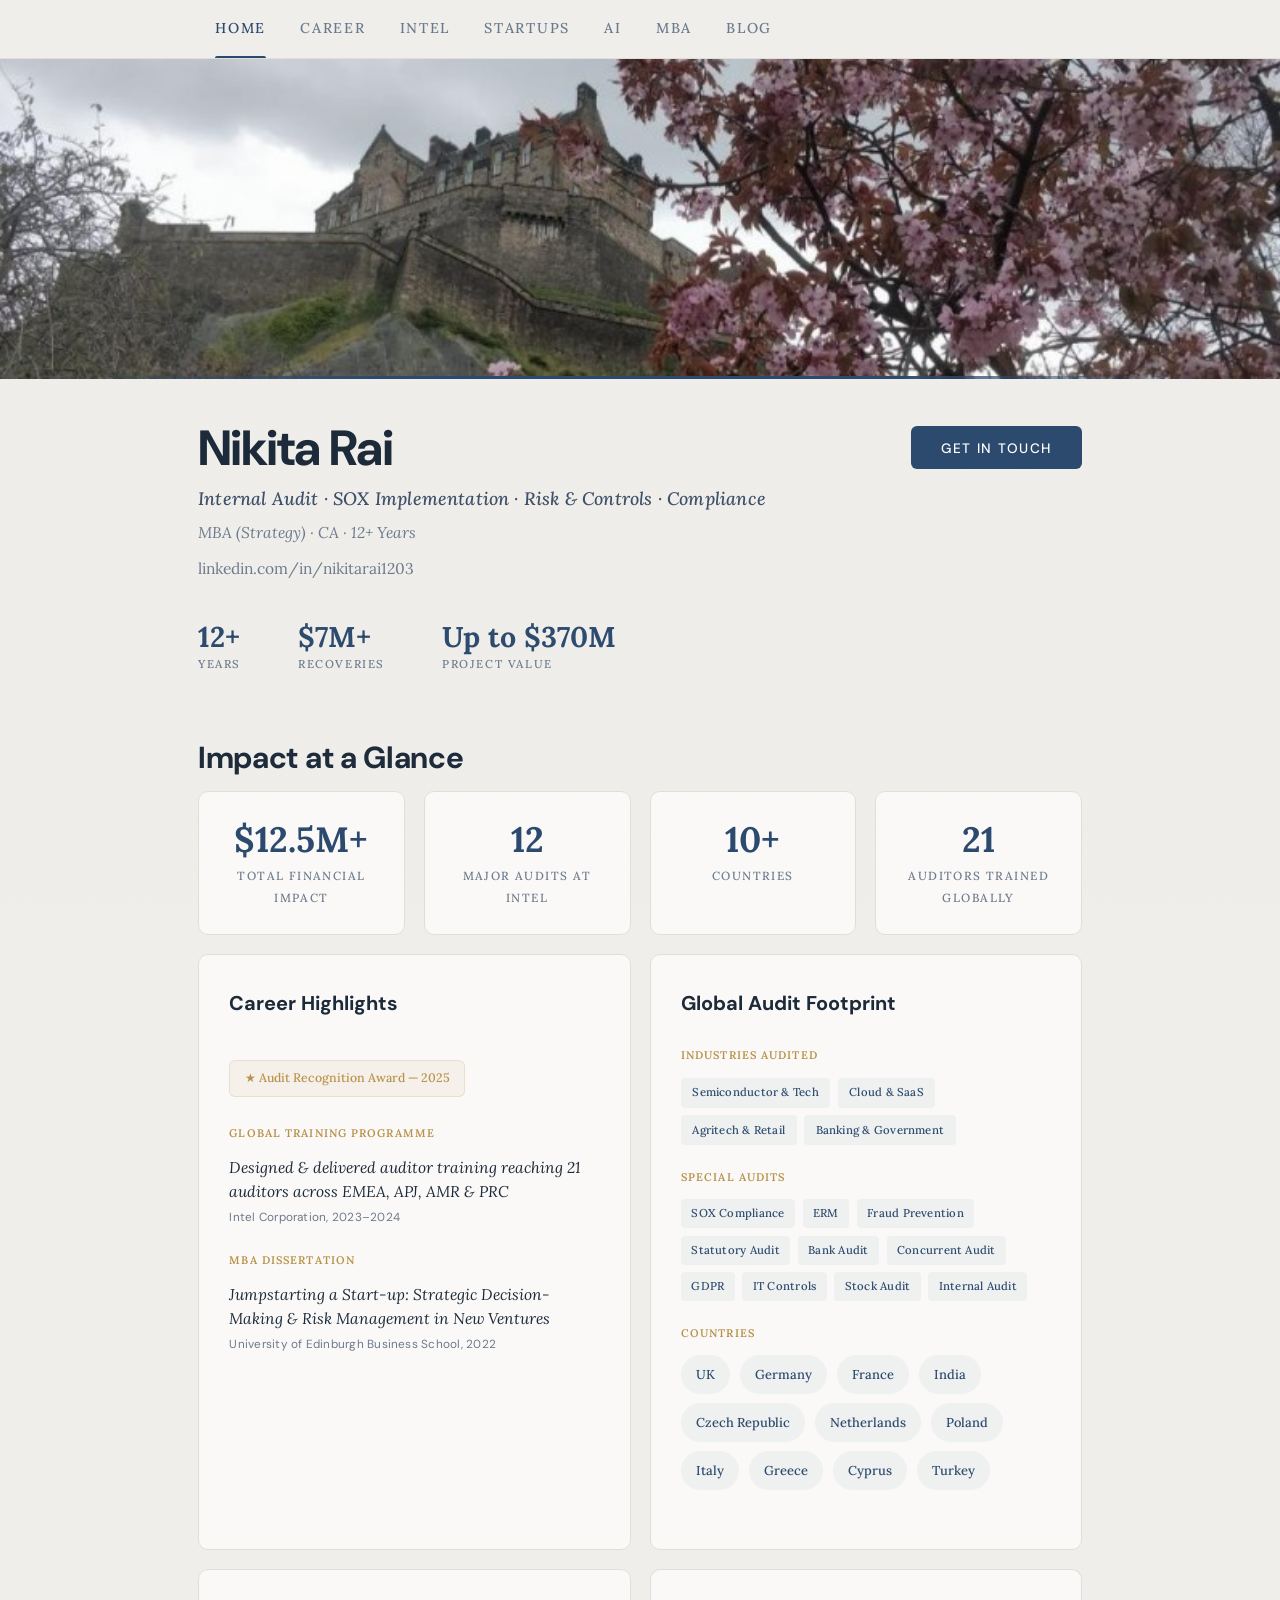
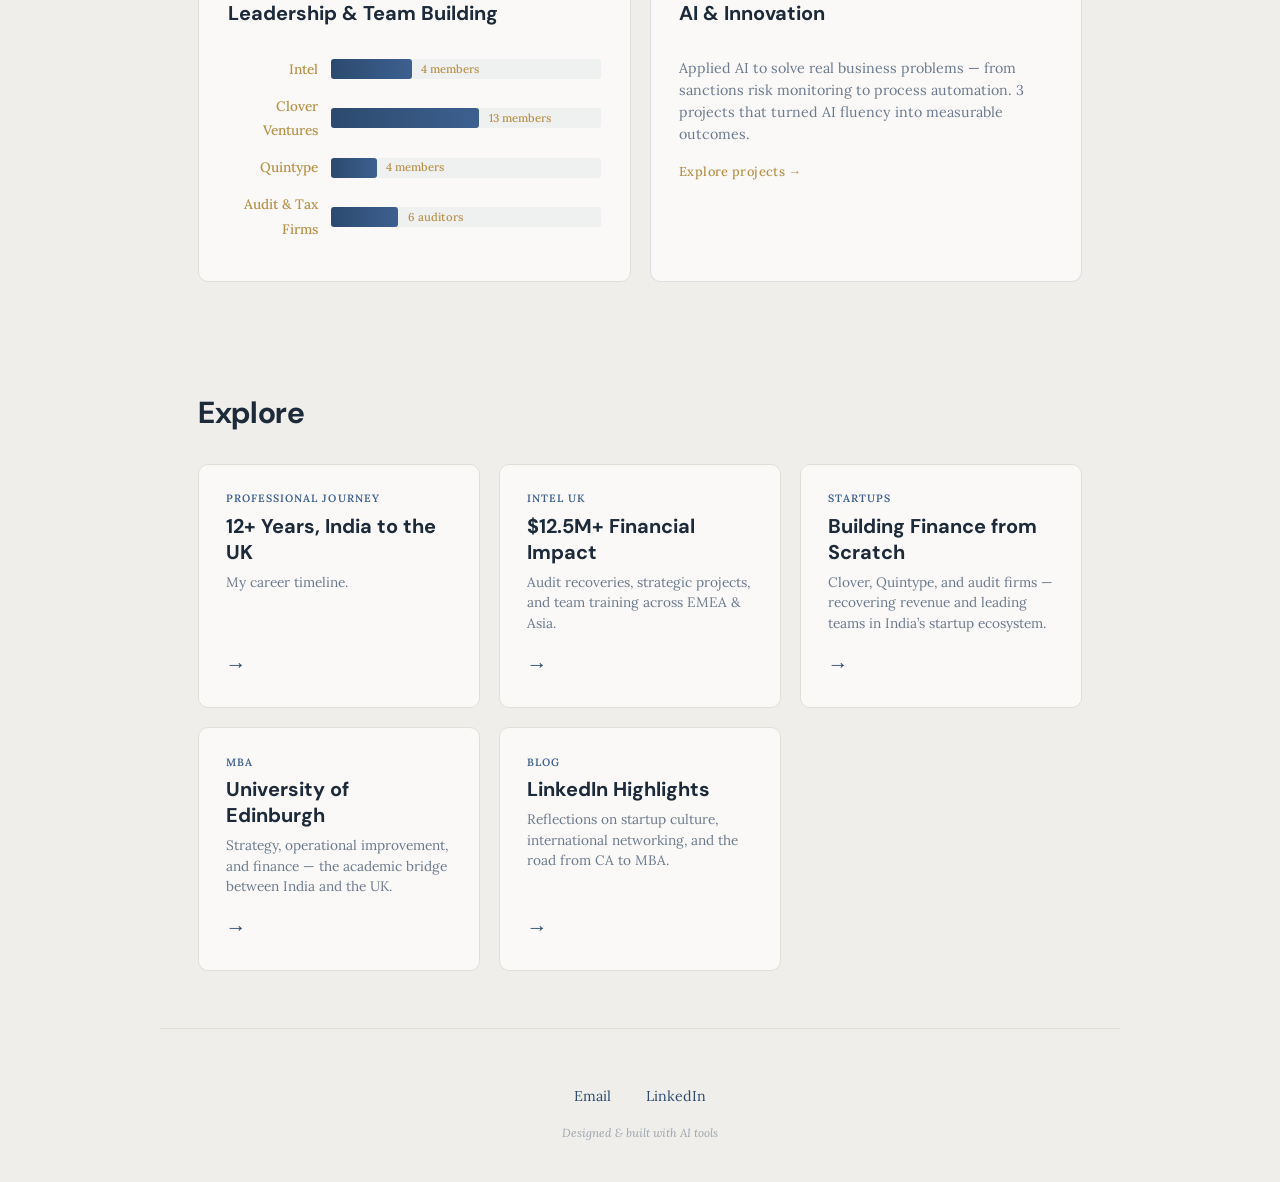
<file: source/index.html>
<!DOCTYPE html>
<html lang="en">
<head>
<meta charset="UTF-8">
<meta name="viewport" content="width=device-width, initial-scale=1.0">
<title>Nikita Rai — Internal Audit, Risk & Controls, Compliance</title>
<meta name="description" content="Nikita Rai — UK SOX & Internal Controls Lead with 12+ years of experience across enterprise audit, risk management, and compliance. CA, MBA (Edinburgh).">
<meta name="keywords" content="Nikita Rai, Internal Audit, Risk Controls, Compliance, SOX 404, Internal Controls, ICFR, Chartered Accountant, MBA Edinburgh, Senior Auditor, Finance Professional">
<meta name="author" content="Nikita Rai">
<meta property="og:title" content="Nikita Rai — Internal Audit, Risk & Controls, Compliance">
<meta property="og:description" content="UK SOX & Internal Controls Lead with 12+ years — from startup chaos to enterprise scale.">
<meta property="og:type" content="website">
<meta property="og:image" content="https://nikitarai.com/img/banner.jpg">
<meta property="og:url" content="https://nikitarai.com">
<link rel="canonical" href="https://nikitarai.com">
<link href="https://fonts.googleapis.com/css2?family=Lora:wght@400;500;600;700&family=DM+Sans:wght@300;400;500;600;700&display=swap" rel="stylesheet">
<link rel="stylesheet" href="css/styles.css">
</head>
<body data-page="home">

<!-- ════════ STICKY NAV ════════ -->
<nav class="site-nav" id="siteNav">
  <div class="nav-inner">
    <a href="index.html" class="nav-name">Nikita Rai</a>
    <div class="nav-links">
      <a href="index.html" class="nav-link active">Home</a>
      <a href="career.html" class="nav-link">Career</a>
      <a href="intel.html" class="nav-link">Intel</a>
      <a href="startups.html" class="nav-link">Startups</a>
      <a href="ai.html" class="nav-link">AI</a>
      <a href="mba.html" class="nav-link">MBA</a>
      <a href="blog.html" class="nav-link">Blog</a>
    </div>
    <button class="nav-hamburger" id="navHamburger" aria-label="Toggle menu">
      <span></span><span></span><span></span>
    </button>
  </div>
</nav>

<!-- ════════ BANNER ════════ -->
<div class="banner">
  <img src="img/banner.jpg" alt="Edinburgh Castle panorama" width="800" height="320">
  <div class="banner-overlay"></div>
</div>

<!-- ════════ CONTACT HEADER ════════ -->
<div class="contact-header">
  <div class="contact-info">
    <h1 class="contact-name">Nikita Rai</h1>
    <p class="contact-tagline">Internal Audit &middot; SOX Implementation &middot; Risk &amp; Controls &middot; Compliance</p>
    <p class="contact-tagline-sub">MBA (Strategy) &middot; CA &middot; 12+ Years</p>
    <p class="contact-detail"><a href="https://linkedin.com/in/nikitarai1203/" target="_blank" rel="noopener">linkedin.com/in/nikitarai1203</a></p>
  </div>
  <div class="cta-wrapper">
    <button class="cta-btn" onclick="document.querySelector('.cta-dropdown').classList.toggle('open')">Get in Touch</button>
    <div class="cta-dropdown">
      <div class="cta-dropdown-label">Email</div>
      <a class="cta-dropdown-item" href="mailto:nikita.rai1203&#64;gmail.com">nikita.rai1203&#64;gmail.com</a>
      <!-- Phone number hidden for now -->
      <div class="cta-dropdown-label">LinkedIn</div>
      <a class="cta-dropdown-item" href="https://www.linkedin.com/in/nikitarai1203/" target="_blank" rel="noopener">linkedin.com/in/nikitarai1203</a>
    </div>
  </div>
</div>

<!-- ════════ STATS BAR ════════ -->
<div class="stats-bar">
  <div class="stat">
    <div class="stat-number">12+</div>
    <div class="stat-label">Years</div>
  </div>
  <div class="stat">
    <div class="stat-number">$7M+</div>
    <div class="stat-label">Recoveries</div>
  </div>
  <div class="stat">
    <div class="stat-number">Up to $370M</div>
    <div class="stat-label">Project Value</div>
  </div>
</div>

<!-- ════════ BENTO GRID ════════ -->
<section class="bento-section">
  <div class="section-heading">Impact at a Glance</div>

  <!-- Metric tiles row -->
  <div class="bento-grid">
    <div class="bento-tile bento-metric fade-in">
      <div class="metric-value">$12.5M+</div>
      <div class="metric-label">Total Financial Impact</div>
    </div>
    <div class="bento-tile bento-metric fade-in">
      <div class="metric-value">12</div>
      <div class="metric-label">Major Audits at Intel</div>
    </div>
    <div class="bento-tile bento-metric fade-in">
      <div class="metric-value">10+</div>
      <div class="metric-label">Countries</div>
    </div>
    <div class="bento-tile bento-metric fade-in">
      <div class="metric-value">21</div>
      <div class="metric-label">Auditors Trained Globally</div>
    </div>
  </div>

  <!-- Charts row -->
  <div class="bento-grid bento-grid-2col">
    <!-- Career Highlights -->
    <div class="bento-tile bento-footprint fade-in">
      <div class="chart-title">Career Highlights</div>

      <div class="highlight-item">
        <div class="card-award">&#9733; Audit Recognition Award &mdash; 2025</div>
      </div>

      <div class="highlight-item">
        <div class="footprint-subtitle">Global Training Programme</div>
        <div class="highlight-text">Designed &amp; delivered auditor training reaching 21 auditors across EMEA, APJ, AMR &amp; PRC</div>
        <div class="highlight-meta">Intel Corporation, 2023&ndash;2024</div>
      </div>

      <div class="highlight-item">
        <div class="footprint-subtitle">MBA Dissertation</div>
        <div class="highlight-text">Jumpstarting a Start-up: Strategic Decision-Making &amp; Risk Management in New Ventures</div>
        <div class="highlight-meta">University of Edinburgh Business School, 2022</div>
      </div>
    </div>

    <!-- Global Footprint -->
    <div class="bento-tile bento-footprint fade-in">
      <div class="chart-title">Global Audit Footprint</div>
      <div class="footprint-subtitle">Industries Audited</div>
      <div class="footprint-industries">
        <span class="industry-chip">Semiconductor &amp; Tech</span>
        <span class="industry-chip">Cloud &amp; SaaS</span>
        <span class="industry-chip">Agritech &amp; Retail</span>
        <span class="industry-chip">Banking &amp; Government</span>
      </div>
      <div class="footprint-subtitle" style="margin-top: 1.2rem;">Special Audits</div>
      <div class="footprint-industries">
        <span class="tag">SOX Compliance</span>
        <span class="tag">ERM</span>
        <span class="tag">Fraud Prevention</span>
        <span class="tag">Statutory Audit</span>
        <span class="tag">Bank Audit</span>
        <span class="tag">Concurrent Audit</span>
        <span class="tag">GDPR</span>
        <span class="tag">IT Controls</span>
        <span class="tag">Stock Audit</span>
        <span class="tag">Internal Audit</span>
      </div>
      <div class="footprint-subtitle" style="margin-top: 1.2rem;">Countries</div>
      <div class="footprint-countries">
        <span class="country-chip">UK</span>
        <span class="country-chip">Germany</span>
        <span class="country-chip">France</span>
        <span class="country-chip">India</span>
        <span class="country-chip">Czech Republic</span>
        <span class="country-chip">Netherlands</span>
        <span class="country-chip">Poland</span>
        <span class="country-chip">Italy</span>
        <span class="country-chip">Greece</span>
        <span class="country-chip">Cyprus</span>
        <span class="country-chip">Turkey</span>
      </div>
    </div>
  </div>

  <!-- Bottom row: Team + AI teaser -->
  <div class="bento-grid bento-grid-2col">
    <!-- Team Leadership -->
    <div class="bento-tile fade-in">
      <div class="chart-title">Leadership &amp; Team Building</div>
      <div class="team-row">
        <div class="team-bar-label">Intel</div>
        <div class="team-bar-track">
          <div class="team-bar-fill" data-width="30" style="width: 0%;"></div>
          <span class="team-bar-value">4 members</span>
        </div>
      </div>
      <div class="team-row">
        <div class="team-bar-label">Clover Ventures</div>
        <div class="team-bar-track">
          <div class="team-bar-fill" data-width="55" style="width: 0%;"></div>
          <span class="team-bar-value">13 members</span>
        </div>
      </div>
      <div class="team-row">
        <div class="team-bar-label">Quintype</div>
        <div class="team-bar-track">
          <div class="team-bar-fill" data-width="17" style="width: 0%;"></div>
          <span class="team-bar-value">4 members</span>
        </div>
      </div>
      <div class="team-row">
        <div class="team-bar-label">Audit &amp; Tax Firms</div>
        <div class="team-bar-track">
          <div class="team-bar-fill" data-width="25" style="width: 0%;"></div>
          <span class="team-bar-value">6 auditors</span>
        </div>
      </div>
    </div>

    <!-- AI Teaser -->
    <a href="ai.html" class="bento-tile bento-teaser-feature fade-in">
      <div class="chart-title">AI &amp; Innovation</div>
      <div class="teaser-desc">Applied AI to solve real business problems &mdash; from sanctions risk monitoring to process automation. 3 projects that turned AI fluency into measurable outcomes.</div>
      <span class="teaser-cta">Explore projects &rarr;</span>
    </a>
  </div>
</section>

<!-- ════════ SECTION TEASERS ════════ -->
<section class="teaser-section">
  <div class="section-heading">Explore</div>
  <div class="teaser-grid">
    <a href="career.html" class="teaser-card fade-in">
      <div class="teaser-card-label">Professional Journey</div>
      <div class="teaser-card-title">12+ Years, India to the UK</div>
      <div class="teaser-card-desc">My career timeline.</div>
      <span class="teaser-card-arrow">&rarr;</span>
    </a>
    <a href="intel.html" class="teaser-card fade-in">
      <div class="teaser-card-label">Intel UK</div>
      <div class="teaser-card-title">$12.5M+ Financial Impact</div>
      <div class="teaser-card-desc">Audit recoveries, strategic projects, and team training across EMEA &amp; Asia.</div>
      <span class="teaser-card-arrow">&rarr;</span>
    </a>
    <a href="startups.html" class="teaser-card fade-in">
      <div class="teaser-card-label">Startups</div>
      <div class="teaser-card-title">Building Finance from Scratch</div>
      <div class="teaser-card-desc">Clover, Quintype, and audit firms &mdash; recovering revenue and leading teams in India&rsquo;s startup ecosystem.</div>
      <span class="teaser-card-arrow">&rarr;</span>
    </a>
    <a href="mba.html" class="teaser-card fade-in">
      <div class="teaser-card-label">MBA</div>
      <div class="teaser-card-title">University of Edinburgh</div>
      <div class="teaser-card-desc">Strategy, operational improvement, and finance &mdash; the academic bridge between India and the UK.</div>
      <span class="teaser-card-arrow">&rarr;</span>
    </a>
    <a href="blog.html" class="teaser-card fade-in">
      <div class="teaser-card-label">Blog</div>
      <div class="teaser-card-title">LinkedIn Highlights</div>
      <div class="teaser-card-desc">Reflections on startup culture, international networking, and the road from CA to MBA.</div>
      <span class="teaser-card-arrow">&rarr;</span>
    </a>
  </div>
</section>

<!-- ════════ FOOTER ════════ -->
<footer class="footer">
  <div class="footer-links">
    <a href="mailto:nikita.rai1203&#64;gmail.com">Email</a>
    <a href="https://linkedin.com/in/nikitarai1203/" target="_blank" rel="noopener">LinkedIn</a>
  </div>
  <div class="ai-built-note">Designed &amp; built with AI tools</div>
</footer>

<script src="js/main.js"></script>
</body>
</html>
</file>
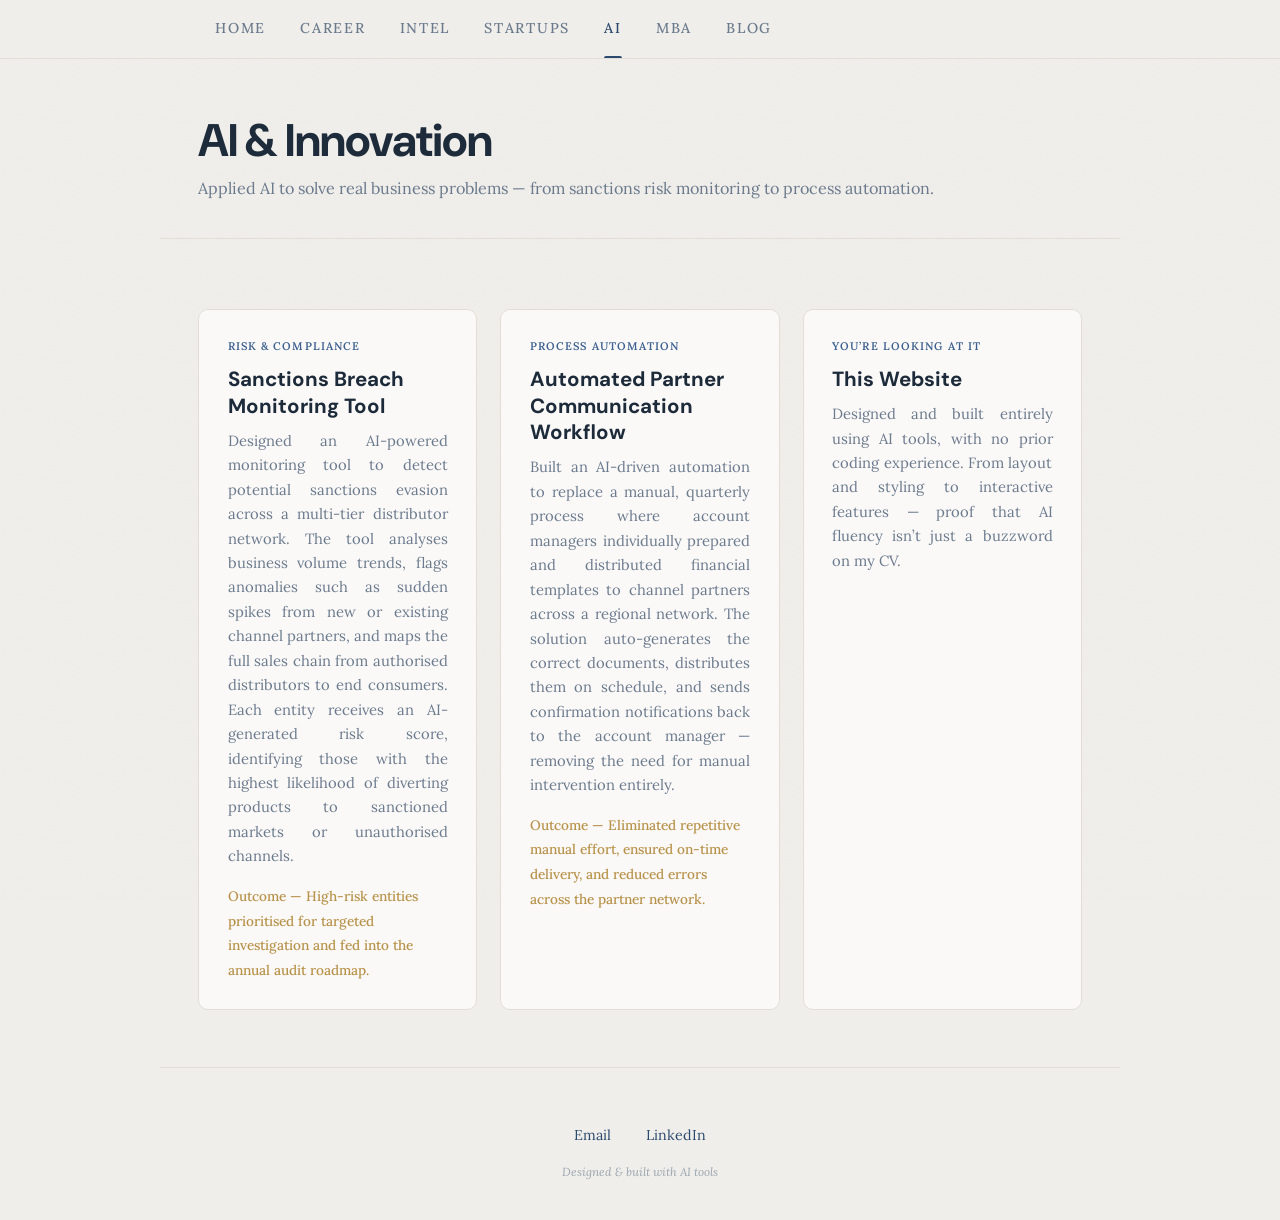
<file: source/ai.html>
<!DOCTYPE html>
<html lang="en">
<head>
<meta charset="UTF-8">
<meta name="viewport" content="width=device-width, initial-scale=1.0">
<title>AI & Innovation — Nikita Rai</title>
<meta name="description" content="Nikita Rai's AI projects — from sanctions risk monitoring to process automation, applied AI solving real business problems.">
<meta name="author" content="Nikita Rai">
<meta property="og:title" content="AI & Innovation — Nikita Rai">
<meta property="og:description" content="Applied AI to solve real business problems — sanctions monitoring, automation, and this website.">
<meta property="og:type" content="website">
<meta property="og:image" content="https://nikitarai.com/img/banner.jpg">
<link rel="canonical" href="https://nikitarai.com/ai.html">
<link href="https://fonts.googleapis.com/css2?family=Lora:wght@400;500;600;700&family=DM+Sans:wght@300;400;500;600;700&display=swap" rel="stylesheet">
<link rel="stylesheet" href="css/styles.css">
</head>
<body data-page="ai">

<!-- ════════ STICKY NAV ════════ -->
<nav class="site-nav" id="siteNav">
  <div class="nav-inner">
    <a href="index.html" class="nav-name">Nikita Rai</a>
    <div class="nav-links">
      <a href="index.html" class="nav-link">Home</a>
      <a href="career.html" class="nav-link">Career</a>
      <a href="intel.html" class="nav-link">Intel</a>
      <a href="startups.html" class="nav-link">Startups</a>
      <a href="ai.html" class="nav-link active">AI</a>
      <a href="mba.html" class="nav-link">MBA</a>
      <a href="blog.html" class="nav-link">Blog</a>
    </div>
    <button class="nav-hamburger" id="navHamburger" aria-label="Toggle menu">
      <span></span><span></span><span></span>
    </button>
  </div>
</nav>

<!-- ════════ PAGE HEADER ════════ -->
<div class="page-header">
  <h1 class="page-title">AI &amp; Innovation</h1>
  <p class="page-subtitle">Applied AI to solve real business problems &mdash; from sanctions risk monitoring to process automation.</p>
</div>

<!-- ════════ CONTENT ════════ -->
<section class="content-section">

  <div class="ai-projects">
    <div class="ai-project-card fade-in">
      <div class="ai-project-label">Risk &amp; Compliance</div>
      <div class="ai-project-title">Sanctions Breach Monitoring Tool</div>
      <div class="ai-project-desc">Designed an AI-powered monitoring tool to detect potential sanctions evasion across a multi-tier distributor network. The tool analyses business volume trends, flags anomalies such as sudden spikes from new or existing channel partners, and maps the full sales chain from authorised distributors to end consumers. Each entity receives an AI-generated risk score, identifying those with the highest likelihood of diverting products to sanctioned markets or unauthorised channels.</div>
      <div class="ai-project-outcome">Outcome &mdash; High-risk entities prioritised for targeted investigation and fed into the annual audit roadmap.</div>
    </div>
    <div class="ai-project-card fade-in">
      <div class="ai-project-label">Process Automation</div>
      <div class="ai-project-title">Automated Partner Communication Workflow</div>
      <div class="ai-project-desc">Built an AI-driven automation to replace a manual, quarterly process where account managers individually prepared and distributed financial templates to channel partners across a regional network. The solution auto-generates the correct documents, distributes them on schedule, and sends confirmation notifications back to the account manager &mdash; removing the need for manual intervention entirely.</div>
      <div class="ai-project-outcome">Outcome &mdash; Eliminated repetitive manual effort, ensured on-time delivery, and reduced errors across the partner network.</div>
    </div>
    <div class="ai-project-card fade-in">
      <div class="ai-project-label">You&rsquo;re looking at it</div>
      <div class="ai-project-title">This Website</div>
      <div class="ai-project-desc">Designed and built entirely using AI tools, with no prior coding experience. From layout and styling to interactive features &mdash; proof that AI fluency isn&rsquo;t just a buzzword on my CV.</div>
    </div>
  </div>

</section>

<!-- ════════ FOOTER ════════ -->
<footer class="footer">
  <div class="footer-links">
    <a href="mailto:nikita.rai1203&#64;gmail.com">Email</a>
    <a href="https://linkedin.com/in/nikitarai1203/" target="_blank" rel="noopener">LinkedIn</a>
  </div>
  <div class="ai-built-note">Designed &amp; built with AI tools</div>
</footer>

<script src="js/main.js"></script>
</body>
</html>
</file>
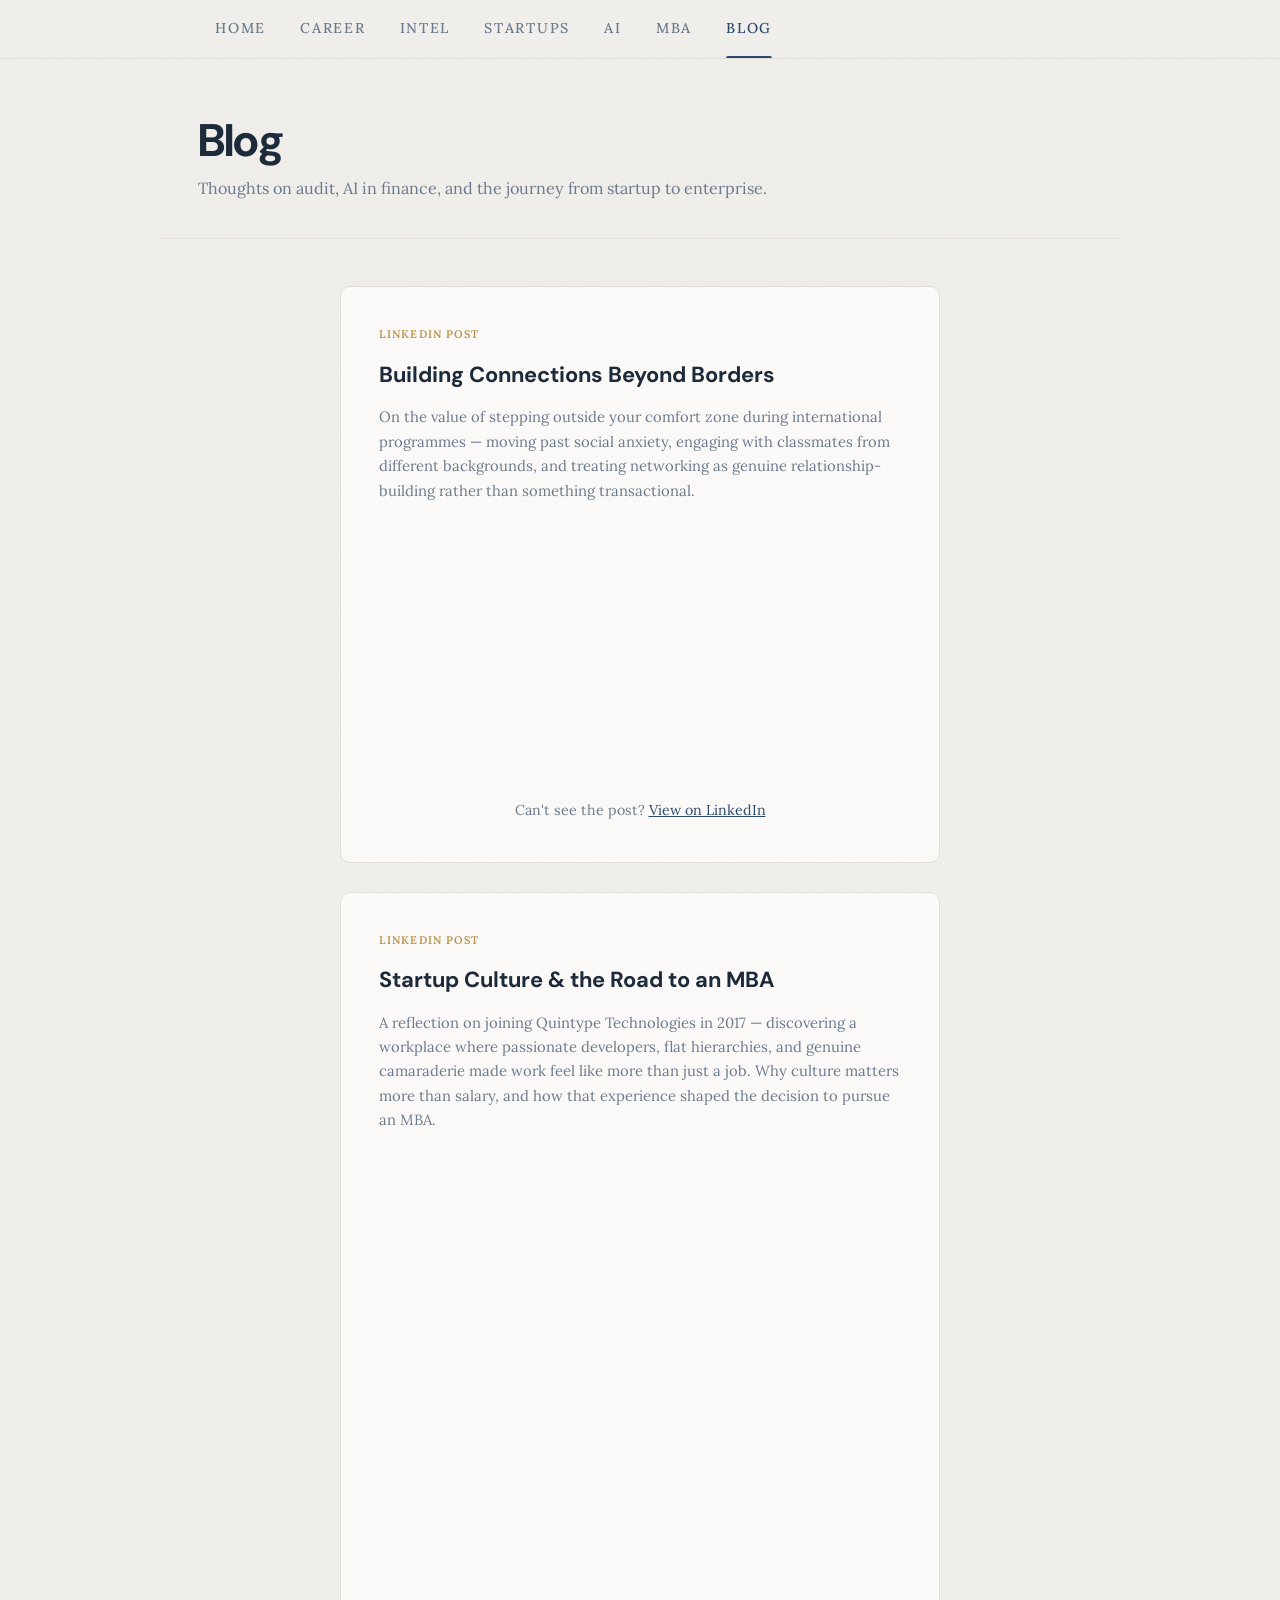
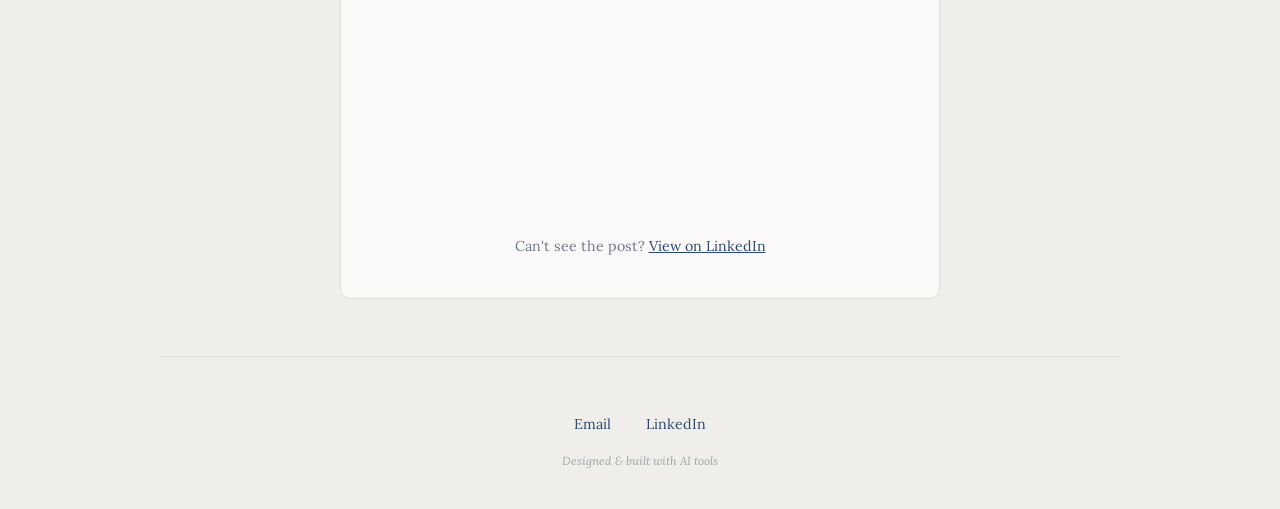
<file: source/blog.html>
<!DOCTYPE html>
<html lang="en">
<head>
<meta charset="UTF-8">
<meta name="viewport" content="width=device-width, initial-scale=1.0">
<title>Blog — Nikita Rai</title>
<meta name="description" content="Nikita Rai's blog — thoughts on audit, AI in finance, and the journey from startup to enterprise.">
<meta name="author" content="Nikita Rai">
<meta property="og:title" content="Blog — Nikita Rai">
<meta property="og:description" content="Thoughts on audit, AI in finance, and the journey from startup to enterprise.">
<meta property="og:type" content="website">
<meta property="og:image" content="https://nikitarai.com/img/banner.jpg">
<link rel="canonical" href="https://nikitarai.com/blog.html">
<link href="https://fonts.googleapis.com/css2?family=Lora:wght@400;500;600;700&family=DM+Sans:wght@300;400;500;600;700&display=swap" rel="stylesheet">
<link rel="stylesheet" href="css/styles.css">
</head>
<body data-page="blog">

<!-- ════════ STICKY NAV ════════ -->
<nav class="site-nav" id="siteNav">
  <div class="nav-inner">
    <a href="index.html" class="nav-name">Nikita Rai</a>
    <div class="nav-links">
      <a href="index.html" class="nav-link">Home</a>
      <a href="career.html" class="nav-link">Career</a>
      <a href="intel.html" class="nav-link">Intel</a>
      <a href="startups.html" class="nav-link">Startups</a>
      <a href="ai.html" class="nav-link">AI</a>
      <a href="mba.html" class="nav-link">MBA</a>
      <a href="blog.html" class="nav-link active">Blog</a>
    </div>
    <button class="nav-hamburger" id="navHamburger" aria-label="Toggle menu">
      <span></span><span></span><span></span>
    </button>
  </div>
</nav>

<!-- ════════ PAGE HEADER ════════ -->
<div class="page-header">
  <h1 class="page-title">Blog</h1>
  <p class="page-subtitle">Thoughts on audit, AI in finance, and the journey from startup to enterprise.</p>
</div>

<!-- ════════ CONTENT ════════ -->
<section class="content-section">

  <!-- LinkedIn Post 1 -->
  <div class="blog-post-card fade-in">
    <div class="blog-post-label">LinkedIn Post</div>
    <div class="blog-post-title">Building Connections Beyond Borders</div>
    <p class="blog-post-synopsis">On the value of stepping outside your comfort zone during international programmes &mdash; moving past social anxiety, engaging with classmates from different backgrounds, and treating networking as genuine relationship-building rather than something transactional.</p>
    <div class="blog-embed-wrap">
      <iframe src="https://www.linkedin.com/embed/feed/update/urn:li:share:6978330295615770624?collapsed=1" height="263" width="504" frameborder="0" allowfullscreen="" title="Embedded post"></iframe>
      <p class="blog-embed-fallback">Can't see the post? <a href="https://www.linkedin.com/feed/update/urn:li:share:6978330295615770624/" target="_blank" rel="noopener">View on LinkedIn</a></p>
    </div>
  </div>

  <!-- LinkedIn Post 2 -->
  <div class="blog-post-card fade-in">
    <div class="blog-post-label">LinkedIn Post</div>
    <div class="blog-post-title">Startup Culture &amp; the Road to an MBA</div>
    <p class="blog-post-synopsis">A reflection on joining Quintype Technologies in 2017 &mdash; discovering a workplace where passionate developers, flat hierarchies, and genuine camaraderie made work feel like more than just a job. Why culture matters more than salary, and how that experience shaped the decision to pursue an MBA.</p>
    <div class="blog-embed-wrap">
      <iframe src="https://www.linkedin.com/embed/feed/update/urn:li:share:6953699013514678273?collapsed=1" height="669" width="504" frameborder="0" allowfullscreen="" title="Embedded post"></iframe>
      <p class="blog-embed-fallback">Can't see the post? <a href="https://www.linkedin.com/feed/update/urn:li:share:6953699013514678273/" target="_blank" rel="noopener">View on LinkedIn</a></p>
    </div>
  </div>

</section>

<!-- ════════ FOOTER ════════ -->
<footer class="footer">
  <div class="footer-links">
    <a href="mailto:nikita.rai1203&#64;gmail.com">Email</a>
    <a href="https://linkedin.com/in/nikitarai1203/" target="_blank" rel="noopener">LinkedIn</a>
  </div>
  <div class="ai-built-note">Designed &amp; built with AI tools</div>
</footer>

<script src="js/main.js"></script>
</body>
</html>
</file>
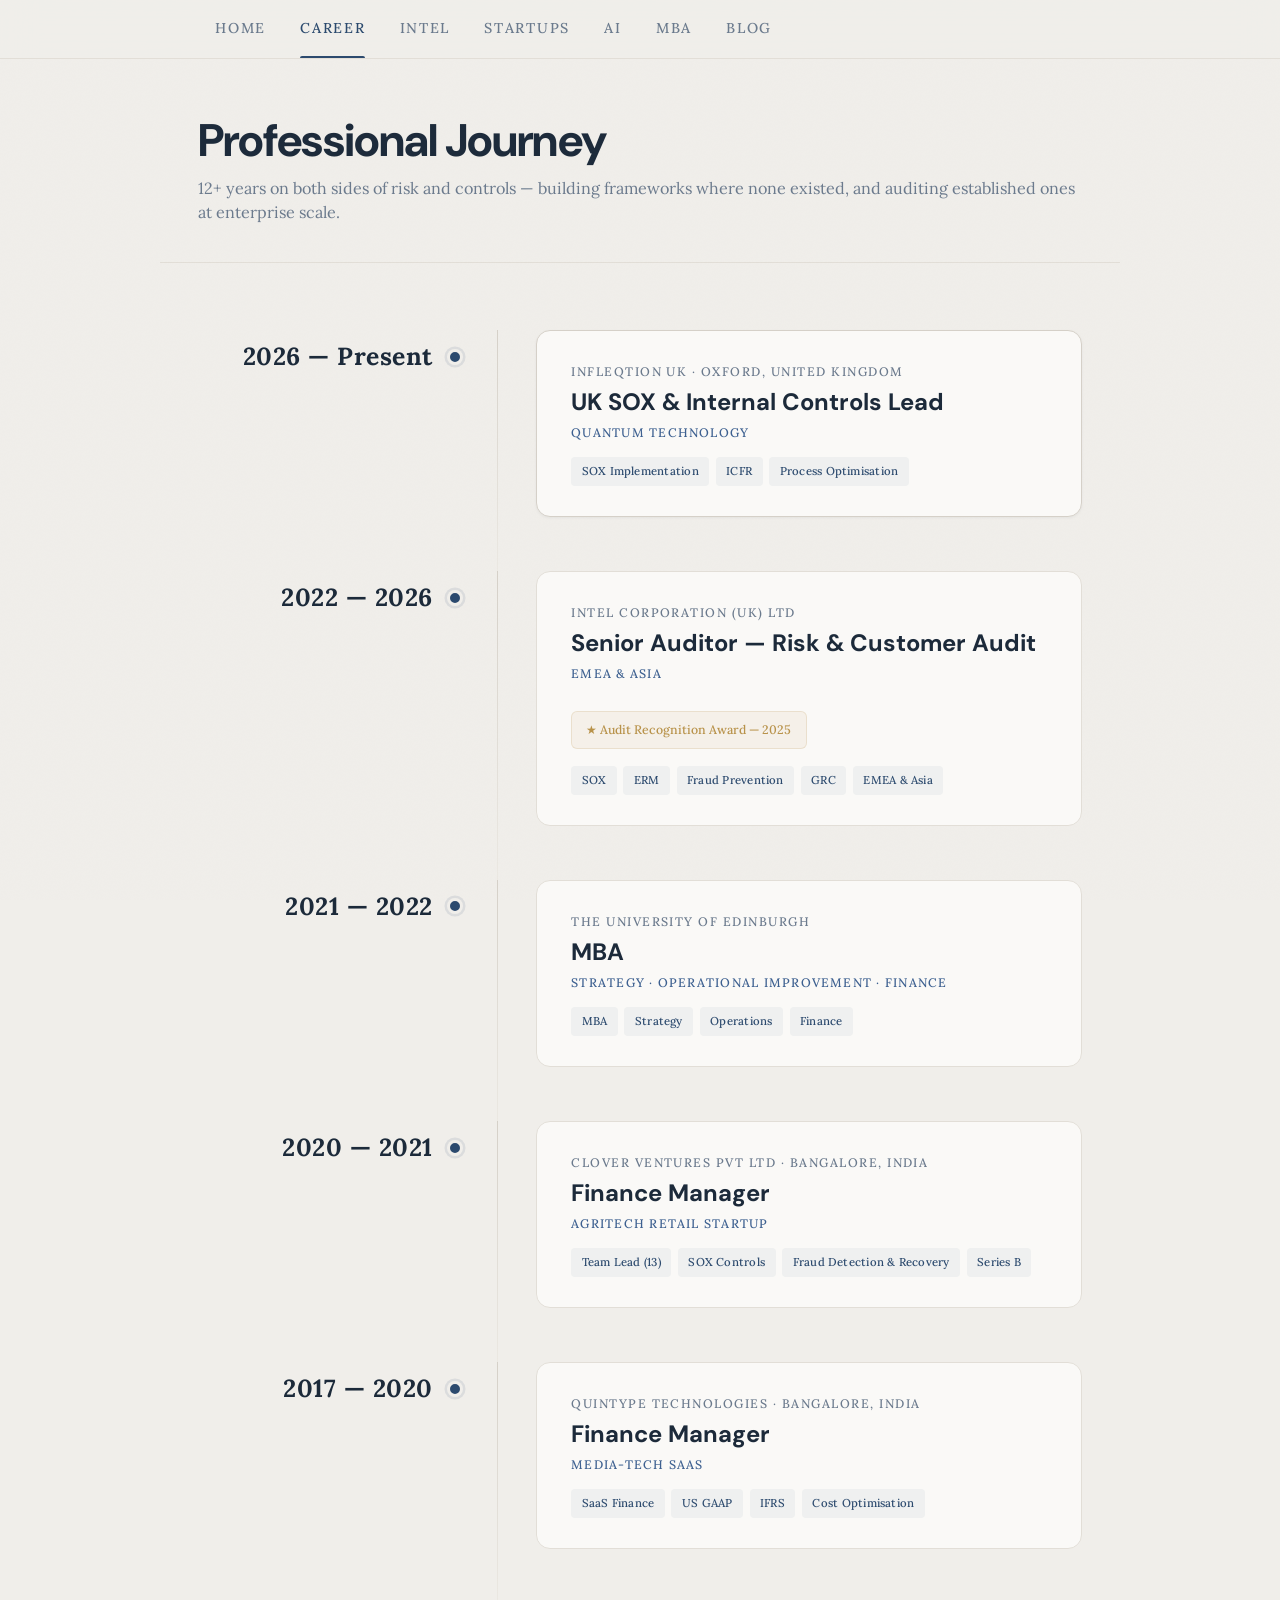
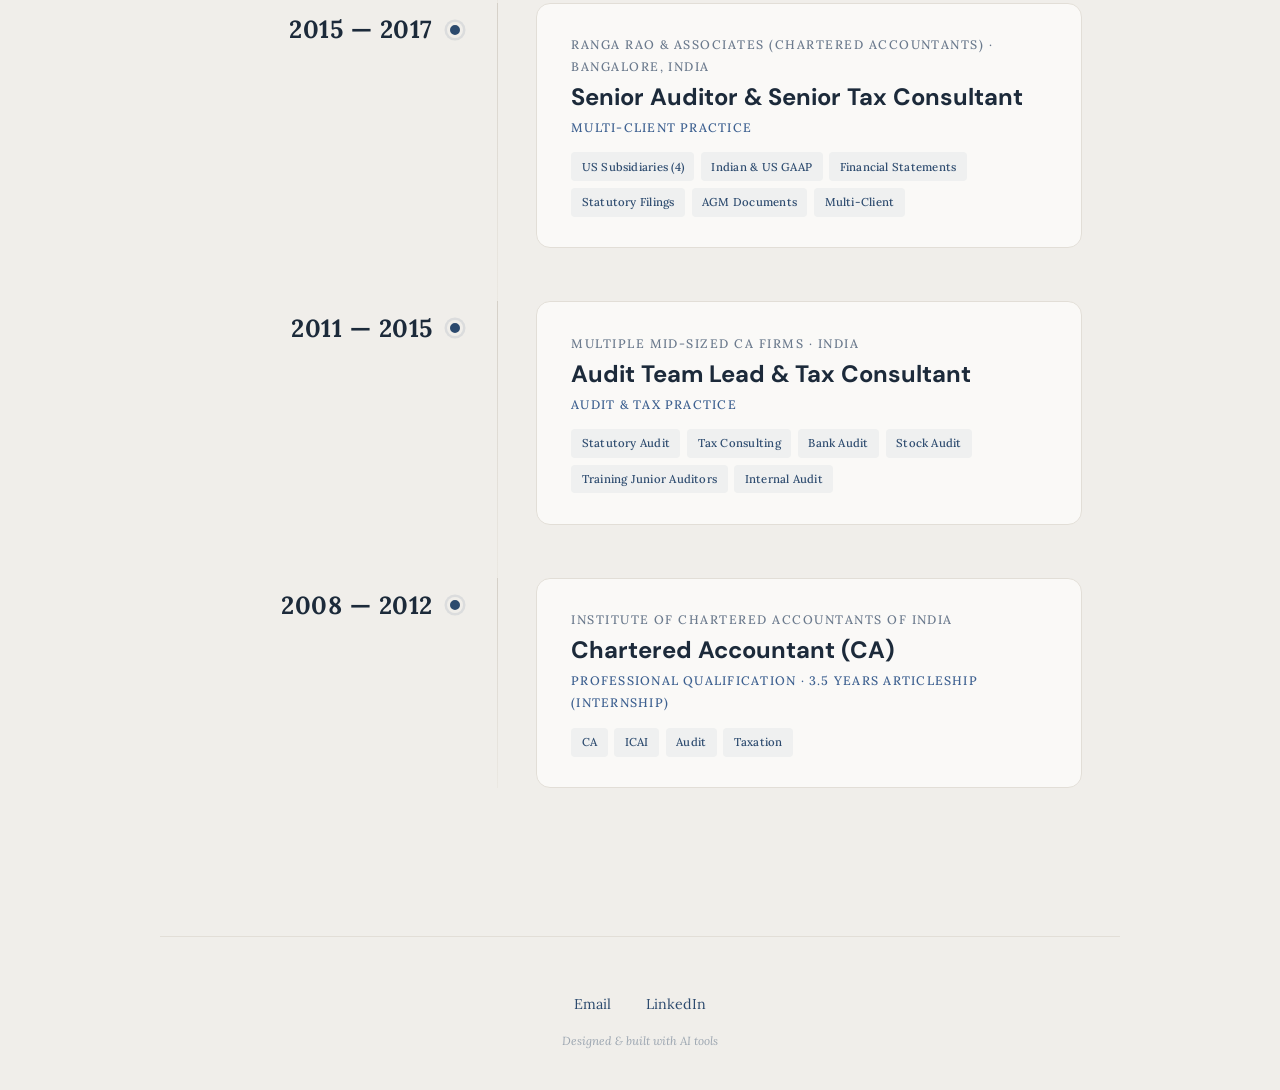
<file: source/career.html>
<!DOCTYPE html>
<html lang="en">
<head>
<meta charset="UTF-8">
<meta name="viewport" content="width=device-width, initial-scale=1.0">
<title>Professional Journey — Nikita Rai</title>
<meta name="description" content="Nikita Rai's professional journey — 12+ years from Chartered Accountancy in India to UK SOX & Internal Controls Lead, via Senior Auditor at Intel UK.">
<meta name="author" content="Nikita Rai">
<meta property="og:title" content="Professional Journey — Nikita Rai">
<meta property="og:description" content="12+ years from Chartered Accountancy in India to UK SOX & Internal Controls Lead, via Senior Auditor at Intel UK.">
<meta property="og:type" content="website">
<meta property="og:image" content="https://nikitarai.com/img/banner.jpg">
<link rel="canonical" href="https://nikitarai.com/career.html">
<link href="https://fonts.googleapis.com/css2?family=Lora:wght@400;500;600;700&family=DM+Sans:wght@300;400;500;600;700&display=swap" rel="stylesheet">
<link rel="stylesheet" href="css/styles.css">
</head>
<body data-page="career">

<!-- ════════ STICKY NAV ════════ -->
<nav class="site-nav" id="siteNav">
  <div class="nav-inner">
    <a href="index.html" class="nav-name">Nikita Rai</a>
    <div class="nav-links">
      <a href="index.html" class="nav-link">Home</a>
      <a href="career.html" class="nav-link active">Career</a>
      <a href="intel.html" class="nav-link">Intel</a>
      <a href="startups.html" class="nav-link">Startups</a>
      <a href="ai.html" class="nav-link">AI</a>
      <a href="mba.html" class="nav-link">MBA</a>
      <a href="blog.html" class="nav-link">Blog</a>
    </div>
    <button class="nav-hamburger" id="navHamburger" aria-label="Toggle menu">
      <span></span><span></span><span></span>
    </button>
  </div>
</nav>

<!-- ════════ PAGE HEADER ════════ -->
<div class="page-header">
  <h1 class="page-title">Professional Journey</h1>
  <p class="page-subtitle">12+ years on both sides of risk and controls &mdash; building frameworks where none existed, and auditing established ones at enterprise scale.</p>
</div>

<!-- ════════ TIMELINE ════════ -->
<section class="timeline-section" id="timeline">

  <!-- INFLEQTION -->
  <div class="timeline-item">
    <div class="timeline-left">
      <div class="year-row">
        <span class="year-text">2026 &mdash; Present</span>
        <div class="timeline-dot"></div>
      </div>
      <div class="timeline-image">
        <img src="img/infleqtion-logo.png" alt="Infleqtion" loading="lazy" style="max-width: 180px;">
      </div>
    </div>
    <div class="timeline-right">
      <div class="card">
        <div class="card-company">Infleqtion UK &middot; Oxford, United Kingdom</div>
        <div class="card-title">UK SOX &amp; Internal Controls Lead</div>
        <div class="card-role">Quantum Technology</div>
        <div class="card-tags">
          <span class="tag">SOX Implementation</span>
          <span class="tag">ICFR</span>
          <span class="tag">Process Optimisation</span>
        </div>
      </div>
    </div>
  </div>

  <!-- INTEL -->
  <div class="timeline-item">
    <div class="timeline-left">
      <div class="year-row">
        <span class="year-text">2022 &mdash; 2026</span>
        <div class="timeline-dot"></div>
      </div>
      <div class="timeline-image">
        <img src="img/intel.jpg" alt="Intel Corporation UK office, Swindon" loading="lazy">
      </div>
    </div>
    <div class="timeline-right">
      <div class="card">
        <div class="card-company">Intel Corporation (UK) Ltd</div>
        <div class="card-title">Senior Auditor &mdash; Risk &amp; Customer Audit</div>
        <div class="card-role">EMEA &amp; Asia</div>
        <div class="card-award">&#9733; Audit Recognition Award &mdash; 2025</div>
        <div class="card-tags">
          <span class="tag">SOX</span>
          <span class="tag">ERM</span>
          <span class="tag">Fraud Prevention</span>
          <span class="tag">GRC</span>
          <span class="tag">EMEA &amp; Asia</span>
        </div>
      </div>
    </div>
  </div>

  <!-- MBA -->
  <div class="timeline-item">
    <div class="timeline-left">
      <div class="year-row">
        <span class="year-text">2021 &mdash; 2022</span>
        <div class="timeline-dot"></div>
      </div>
      <div class="timeline-image">
        <img src="img/mba-graduation.jpeg" alt="Nikita Rai — MBA graduation at the University of Edinburgh" loading="lazy">
      </div>
    </div>
    <div class="timeline-right">
      <div class="card">
        <div class="card-company">The University of Edinburgh</div>
        <div class="card-title">MBA</div>
        <div class="card-role">Strategy &middot; Operational Improvement &middot; Finance</div>
        <div class="card-tags">
          <span class="tag">MBA</span>
          <span class="tag">Strategy</span>
          <span class="tag">Operations</span>
          <span class="tag">Finance</span>
        </div>
      </div>
    </div>
  </div>

  <!-- CLOVER -->
  <div class="timeline-item">
    <div class="timeline-left">
      <div class="year-row">
        <span class="year-text">2020 &mdash; 2021</span>
        <div class="timeline-dot"></div>
      </div>
      <div class="timeline-image">
        <img src="img/clover-deeprooted.png" alt="Deep Rooted — Clover Ventures agritech brand" loading="lazy">
      </div>
    </div>
    <div class="timeline-right">
      <div class="card">
        <div class="card-company">Clover Ventures Pvt Ltd &middot; Bangalore, India</div>
        <div class="card-title">Finance Manager</div>
        <div class="card-role">Agritech Retail Startup</div>
        <div class="card-tags">
          <span class="tag">Team Lead (13)</span>
          <span class="tag">SOX Controls</span>
          <span class="tag">Fraud Detection &amp; Recovery</span>
          <span class="tag">Series B</span>
        </div>
      </div>
    </div>
  </div>

  <!-- QUINTYPE -->
  <div class="timeline-item">
    <div class="timeline-left">
      <div class="year-row">
        <span class="year-text">2017 &mdash; 2020</span>
        <div class="timeline-dot"></div>
      </div>
      <div class="timeline-image">
        <img src="img/quintype-q-logo.png" alt="Quintype Technologies India Pvt Ltd" loading="lazy" style="max-width: 120px;">
      </div>
    </div>
    <div class="timeline-right">
      <div class="card">
        <div class="card-company">Quintype Technologies &middot; Bangalore, India</div>
        <div class="card-title">Finance Manager</div>
        <div class="card-role">Media-Tech SaaS</div>
        <div class="card-tags">
          <span class="tag">SaaS Finance</span>
          <span class="tag">US GAAP</span>
          <span class="tag">IFRS</span>
          <span class="tag">Cost Optimisation</span>
        </div>
      </div>
    </div>
  </div>

  <!-- CA PRACTICE -->
  <div class="timeline-item">
    <div class="timeline-left">
      <div class="year-row">
        <span class="year-text">2015 &mdash; 2017</span>
        <div class="timeline-dot"></div>
      </div>
      <div class="timeline-image">
        <img src="img/icai-logo.png" alt="Institute of Chartered Accountants of India" loading="lazy">
      </div>
    </div>
    <div class="timeline-right">
      <div class="card">
        <div class="card-company">Ranga Rao &amp; Associates (Chartered Accountants) &middot; Bangalore, India</div>
        <div class="card-title">Senior Auditor &amp; Senior Tax Consultant</div>
        <div class="card-role">Multi-Client Practice</div>
        <div class="card-tags">
          <span class="tag">US Subsidiaries (4)</span>
          <span class="tag">Indian &amp; US GAAP</span>
          <span class="tag">Financial Statements</span>
          <span class="tag">Statutory Filings</span>
          <span class="tag">AGM Documents</span>
          <span class="tag">Multi-Client</span>
        </div>
      </div>
    </div>
  </div>

  <!-- AUDIT & TAX FIRMS -->
  <div class="timeline-item">
    <div class="timeline-left">
      <div class="year-row">
        <span class="year-text">2011 &mdash; 2015</span>
        <div class="timeline-dot"></div>
      </div>
      <div class="timeline-image">
        <img src="img/icai-logo.png" alt="Institute of Chartered Accountants of India" loading="lazy">
      </div>
    </div>
    <div class="timeline-right">
      <div class="card">
        <div class="card-company">Multiple Mid-Sized CA Firms &middot; India</div>
        <div class="card-title">Audit Team Lead &amp; Tax Consultant</div>
        <div class="card-role">Audit &amp; Tax Practice</div>
        <div class="card-tags">
          <span class="tag">Statutory Audit</span>
          <span class="tag">Tax Consulting</span>
          <span class="tag">Bank Audit</span>
          <span class="tag">Stock Audit</span>
          <span class="tag">Training Junior Auditors</span>
          <span class="tag">Internal Audit</span>
        </div>
      </div>
    </div>
  </div>

  <!-- CA QUALIFICATION -->
  <div class="timeline-item">
    <div class="timeline-left">
      <div class="year-row">
        <span class="year-text">2008 &mdash; 2012</span>
        <div class="timeline-dot"></div>
      </div>
      <div class="timeline-image">
        <img src="img/icai-logo.png" alt="Institute of Chartered Accountants of India" loading="lazy">
      </div>
    </div>
    <div class="timeline-right">
      <div class="card">
        <div class="card-company">Institute of Chartered Accountants of India</div>
        <div class="card-title">Chartered Accountant (CA)</div>
        <div class="card-role">Professional Qualification &middot; 3.5 Years Articleship (Internship)</div>
        <div class="card-tags">
          <span class="tag">CA</span>
          <span class="tag">ICAI</span>
          <span class="tag">Audit</span>
          <span class="tag">Taxation</span>
        </div>
      </div>
    </div>
  </div>

</section>

<!-- ════════ FOOTER ════════ -->
<footer class="footer">
  <div class="footer-links">
    <a href="mailto:nikita.rai1203&#64;gmail.com">Email</a>
    <a href="https://linkedin.com/in/nikitarai1203/" target="_blank" rel="noopener">LinkedIn</a>
  </div>
  <div class="ai-built-note">Designed &amp; built with AI tools</div>
</footer>

<script src="js/main.js"></script>
</body>
</html>
</file>
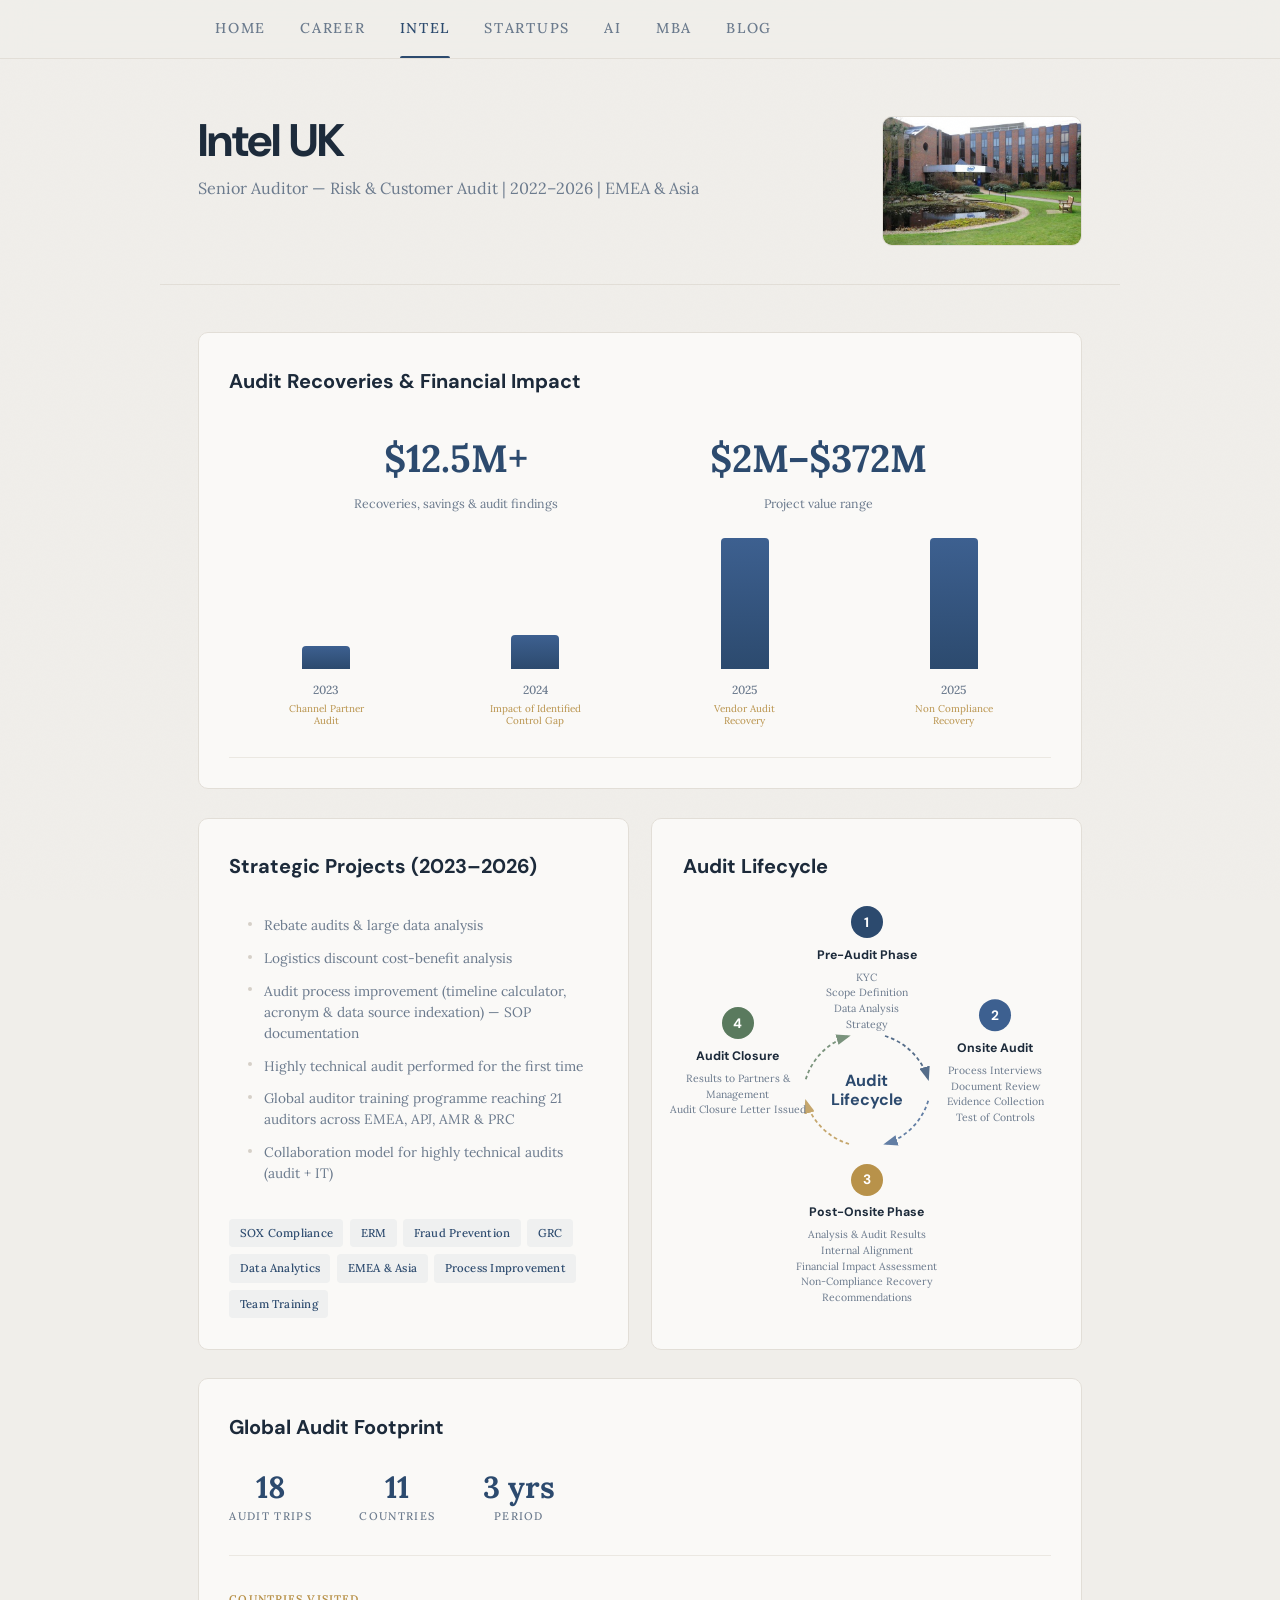
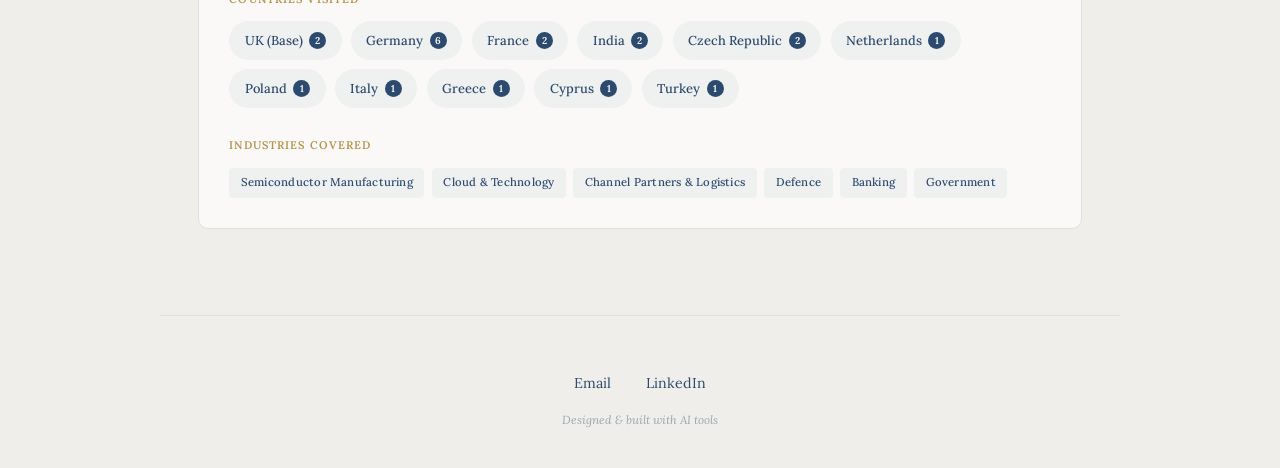
<file: source/intel.html>
<!DOCTYPE html>
<html lang="en">
<head>
<meta charset="UTF-8">
<meta name="viewport" content="width=device-width, initial-scale=1.0">
<title>Intel UK — Nikita Rai</title>
<meta name="description" content="Nikita Rai's work at Intel Corporation UK — $12.5M+ in audit recoveries and financial impact, strategic projects, and global team training across EMEA & Asia.">
<meta name="author" content="Nikita Rai">
<meta property="og:title" content="Intel UK — Nikita Rai">
<meta property="og:description" content="$12.5M+ in audit recoveries and financial impact, strategic projects, and global team training across EMEA & Asia.">
<meta property="og:type" content="website">
<meta property="og:image" content="https://nikitarai.com/img/banner.jpg">
<link rel="canonical" href="https://nikitarai.com/intel.html">
<link href="https://fonts.googleapis.com/css2?family=Lora:wght@400;500;600;700&family=DM+Sans:wght@300;400;500;600;700&display=swap" rel="stylesheet">
<link rel="stylesheet" href="css/styles.css">
</head>
<body data-page="intel">

<!-- ════════ STICKY NAV ════════ -->
<nav class="site-nav" id="siteNav">
  <div class="nav-inner">
    <a href="index.html" class="nav-name">Nikita Rai</a>
    <div class="nav-links">
      <a href="index.html" class="nav-link">Home</a>
      <a href="career.html" class="nav-link">Career</a>
      <a href="intel.html" class="nav-link active">Intel</a>
      <a href="startups.html" class="nav-link">Startups</a>
      <a href="ai.html" class="nav-link">AI</a>
      <a href="mba.html" class="nav-link">MBA</a>
      <a href="blog.html" class="nav-link">Blog</a>
    </div>
    <button class="nav-hamburger" id="navHamburger" aria-label="Toggle menu">
      <span></span><span></span><span></span>
    </button>
  </div>
</nav>

<!-- ════════ PAGE HEADER WITH IMAGE ════════ -->
<div class="page-header intel-page-header">
  <div class="intel-header-row">
    <div>
      <h1 class="page-title">Intel UK</h1>
      <p class="page-subtitle">Senior Auditor &mdash; Risk &amp; Customer Audit | 2022&ndash;2026 | EMEA &amp; Asia</p>
    </div>
    <div class="intel-header-photo">
      <img src="img/intel.jpg" alt="Intel Corporation UK, Swindon campus" loading="lazy">
    </div>
  </div>
</div>

<!-- ════════ CONTENT ════════ -->
<section class="content-section">

  <!-- Recovery Chart -->
  <div class="chart-box fade-in">
    <div class="chart-title">Audit Recoveries &amp; Financial Impact</div>
    <div class="recovery-totals-row">
      <div class="recovery-total-block">
        <div class="recovery-total">$12.5M+</div>
        <div class="recovery-total-label">Recoveries, savings &amp; audit findings</div>
      </div>
      <div class="recovery-total-block">
        <div class="recovery-total">$2M–$372M</div>
        <div class="recovery-total-label">Project value range</div>
      </div>
    </div>
    <div class="bar-chart" id="recoveryChart">
      <div class="bar-group">
        <div class="bar" data-height="12" style="height: 0%;"></div>
        <div class="bar-label">2023</div>
        <div class="bar-sublabel">Channel Partner<br>Audit</div>
      </div>
      <div class="bar-group">
        <div class="bar" data-height="18" style="height: 0%;"></div>
        <div class="bar-label">2024</div>
        <div class="bar-sublabel">Impact of Identified<br>Control Gap</div>
      </div>
      <div class="bar-group">
        <div class="bar" data-height="78" style="height: 0%;"></div>
        <div class="bar-label">2025</div>
        <div class="bar-sublabel">Vendor Audit<br>Recovery</div>
      </div>
      <div class="bar-group">
        <div class="bar" data-height="98" style="height: 0%;"></div>
        <div class="bar-label">2025</div>
        <div class="bar-sublabel">Non Compliance<br>Recovery</div>
      </div>
    </div>
  </div>

  <!-- ── Two-column: Strategic Projects + Audit Lifecycle ── -->
  <div class="intel-two-col fade-in">

    <!-- Projects & Special Audits -->
    <div class="chart-box intel-projects-box">
      <div class="chart-title">Strategic Projects (2023&ndash;2026)</div>
      <div class="year-breakdown">
        <div class="year-row-item">
          <div class="year-details">
            <div class="year-detail-sub">
              <ul>
                <li>Rebate audits &amp; large data analysis</li>
                <li>Logistics discount cost-benefit analysis</li>
                <li>Audit process improvement (timeline calculator, acronym &amp; data source indexation) &mdash; SOP documentation</li>
                <li>Highly technical audit performed for the first time</li>
                <li>Global auditor training programme reaching 21 auditors across EMEA, APJ, AMR &amp; PRC</li>
                <li>Collaboration model for highly technical audits (audit + IT)</li>
              </ul>
            </div>
          </div>
        </div>
      </div>
      <!-- Skill Tags -->
      <div class="card-tags" style="margin-top: 1.2rem;">
        <span class="tag">SOX Compliance</span>
        <span class="tag">ERM</span>
        <span class="tag">Fraud Prevention</span>
        <span class="tag">GRC</span>
        <span class="tag">Data Analytics</span>
        <span class="tag">EMEA &amp; Asia</span>
        <span class="tag">Process Improvement</span>
        <span class="tag">Team Training</span>
      </div>
    </div>

    <!-- Audit Lifecycle Diagram -->
    <div class="chart-box audit-cycle-box">
      <div class="chart-title">Audit Lifecycle</div>
      <div class="audit-cycle-wrapper">

        <!-- Center -->
        <div class="cycle-center">
          <div class="cycle-center-label">Audit<br>Lifecycle</div>
        </div>

        <!-- Circular ring with arrows -->
        <svg class="ring-svg cycle-ring" viewBox="0 0 500 500">
          <defs>
            <marker id="arrow1" markerWidth="8" markerHeight="6" refX="7" refY="3" orient="auto">
              <polygon points="0 0, 8 3, 0 6" fill="#2c4a6e"/>
            </marker>
            <marker id="arrow2" markerWidth="8" markerHeight="6" refX="7" refY="3" orient="auto">
              <polygon points="0 0, 8 3, 0 6" fill="#3d6090"/>
            </marker>
            <marker id="arrow3" markerWidth="8" markerHeight="6" refX="7" refY="3" orient="auto">
              <polygon points="0 0, 8 3, 0 6" fill="#b8924a"/>
            </marker>
            <marker id="arrow4" markerWidth="8" markerHeight="6" refX="7" refY="3" orient="auto">
              <polygon points="0 0, 8 3, 0 6" fill="#5a7a5e"/>
            </marker>
          </defs>
          <!-- Top to Right -->
          <path d="M 275 175 A 90 90 0 0 1 335 235" fill="none" stroke="#2c4a6e" stroke-width="2.5" stroke-dasharray="5 4" marker-end="url(#arrow1)" opacity="0.8"/>
          <!-- Right to Bottom -->
          <path d="M 335 265 A 90 90 0 0 1 275 325" fill="none" stroke="#3d6090" stroke-width="2.5" stroke-dasharray="5 4" marker-end="url(#arrow2)" opacity="0.8"/>
          <!-- Bottom to Left -->
          <path d="M 225 325 A 90 90 0 0 1 165 265" fill="none" stroke="#b8924a" stroke-width="2.5" stroke-dasharray="5 4" marker-end="url(#arrow3)" opacity="0.8"/>
          <!-- Left to Top -->
          <path d="M 165 235 A 90 90 0 0 1 225 175" fill="none" stroke="#5a7a5e" stroke-width="2.5" stroke-dasharray="5 4" marker-end="url(#arrow4)" opacity="0.8"/>
        </svg>

        <!-- Phase 1: Pre-Audit (top) -->
        <div class="cycle-phase phase-1">
          <div class="cycle-phase-num phase-color-1">1</div>
          <div class="cycle-phase-title">Pre-Audit Phase</div>
          <div class="cycle-phase-tasks">
            KYC<br>
            Scope Definition<br>
            Data Analysis<br>
            Strategy
          </div>
        </div>

        <!-- Phase 2: Onsite Audit (right) -->
        <div class="cycle-phase phase-2">
          <div class="cycle-phase-num phase-color-2">2</div>
          <div class="cycle-phase-title">Onsite Audit</div>
          <div class="cycle-phase-tasks">
            Process Interviews<br>
            Document Review<br>
            Evidence Collection<br>
            Test of Controls
          </div>
        </div>

        <!-- Phase 3: Post-Onsite (bottom) -->
        <div class="cycle-phase phase-3">
          <div class="cycle-phase-num phase-color-3">3</div>
          <div class="cycle-phase-title">Post-Onsite Phase</div>
          <div class="cycle-phase-tasks">
            Analysis &amp; Audit Results<br>
            Internal Alignment<br>
            Financial Impact Assessment<br>
            Non-Compliance Recovery<br>
            Recommendations
          </div>
        </div>

        <!-- Phase 4: Audit Closure (left) -->
        <div class="cycle-phase phase-4">
          <div class="cycle-phase-num phase-color-4">4</div>
          <div class="cycle-phase-title">Audit Closure</div>
          <div class="cycle-phase-tasks">
            Results to Partners &amp; Management<br>
            Audit Closure Letter Issued
          </div>
        </div>

      </div>
    </div>

  </div>

  <!-- Global Footprint -->
  <div class="chart-box fade-in">
    <div class="chart-title">Global Audit Footprint</div>
    <div class="footprint-stats">
      <div class="footprint-stat">
        <div class="footprint-stat-num">18</div>
        <div class="footprint-stat-label">Audit Trips</div>
      </div>
      <div class="footprint-stat">
        <div class="footprint-stat-num">11</div>
        <div class="footprint-stat-label">Countries</div>
      </div>
      <div class="footprint-stat">
        <div class="footprint-stat-num">3 yrs</div>
        <div class="footprint-stat-label">Period</div>
      </div>
    </div>
    <div class="footprint-subtitle">Countries Visited</div>
    <div class="footprint-countries">
      <span class="country-chip">UK (Base) <span class="trip-count">2</span></span>
      <span class="country-chip">Germany <span class="trip-count">6</span></span>
      <span class="country-chip">France <span class="trip-count">2</span></span>
      <span class="country-chip">India <span class="trip-count">2</span></span>
      <span class="country-chip">Czech Republic <span class="trip-count">2</span></span>
      <span class="country-chip">Netherlands <span class="trip-count">1</span></span>
      <span class="country-chip">Poland <span class="trip-count">1</span></span>
      <span class="country-chip">Italy <span class="trip-count">1</span></span>
      <span class="country-chip">Greece <span class="trip-count">1</span></span>
      <span class="country-chip">Cyprus <span class="trip-count">1</span></span>
      <span class="country-chip">Turkey <span class="trip-count">1</span></span>
    </div>
    <div class="footprint-subtitle" style="margin-top: 1.4rem;">Industries Covered</div>
    <div class="footprint-industries">
      <span class="industry-chip">Semiconductor Manufacturing</span>
      <span class="industry-chip">Cloud &amp; Technology</span>
      <span class="industry-chip">Channel Partners &amp; Logistics</span>
      <span class="industry-chip">Defence</span>
      <span class="industry-chip">Banking</span>
      <span class="industry-chip">Government</span>
    </div>
  </div>

</section>

<!-- ════════ FOOTER ════════ -->
<footer class="footer">
  <div class="footer-links">
    <a href="mailto:nikita.rai1203&#64;gmail.com">Email</a>
    <a href="https://linkedin.com/in/nikitarai1203/" target="_blank" rel="noopener">LinkedIn</a>
  </div>
  <div class="ai-built-note">Designed &amp; built with AI tools</div>
</footer>

<script src="js/main.js"></script>
</body>
</html>
</file>
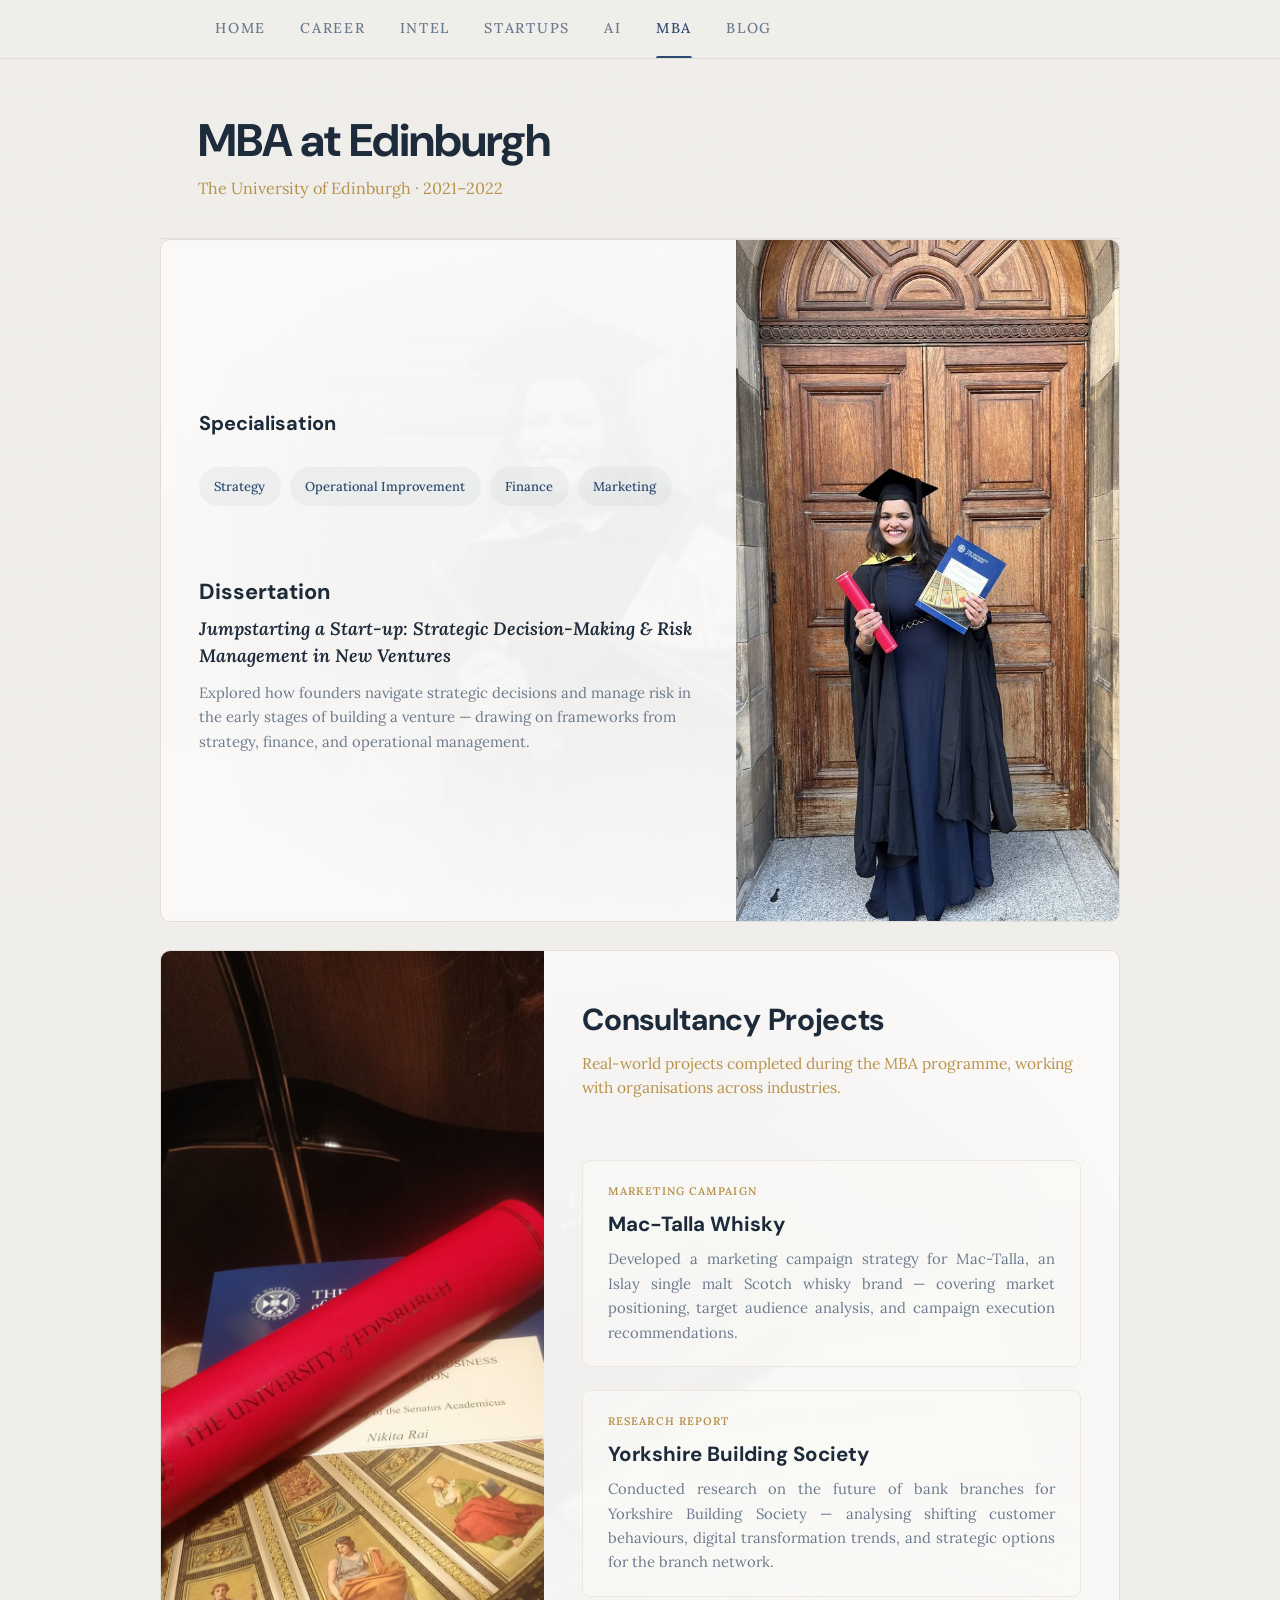
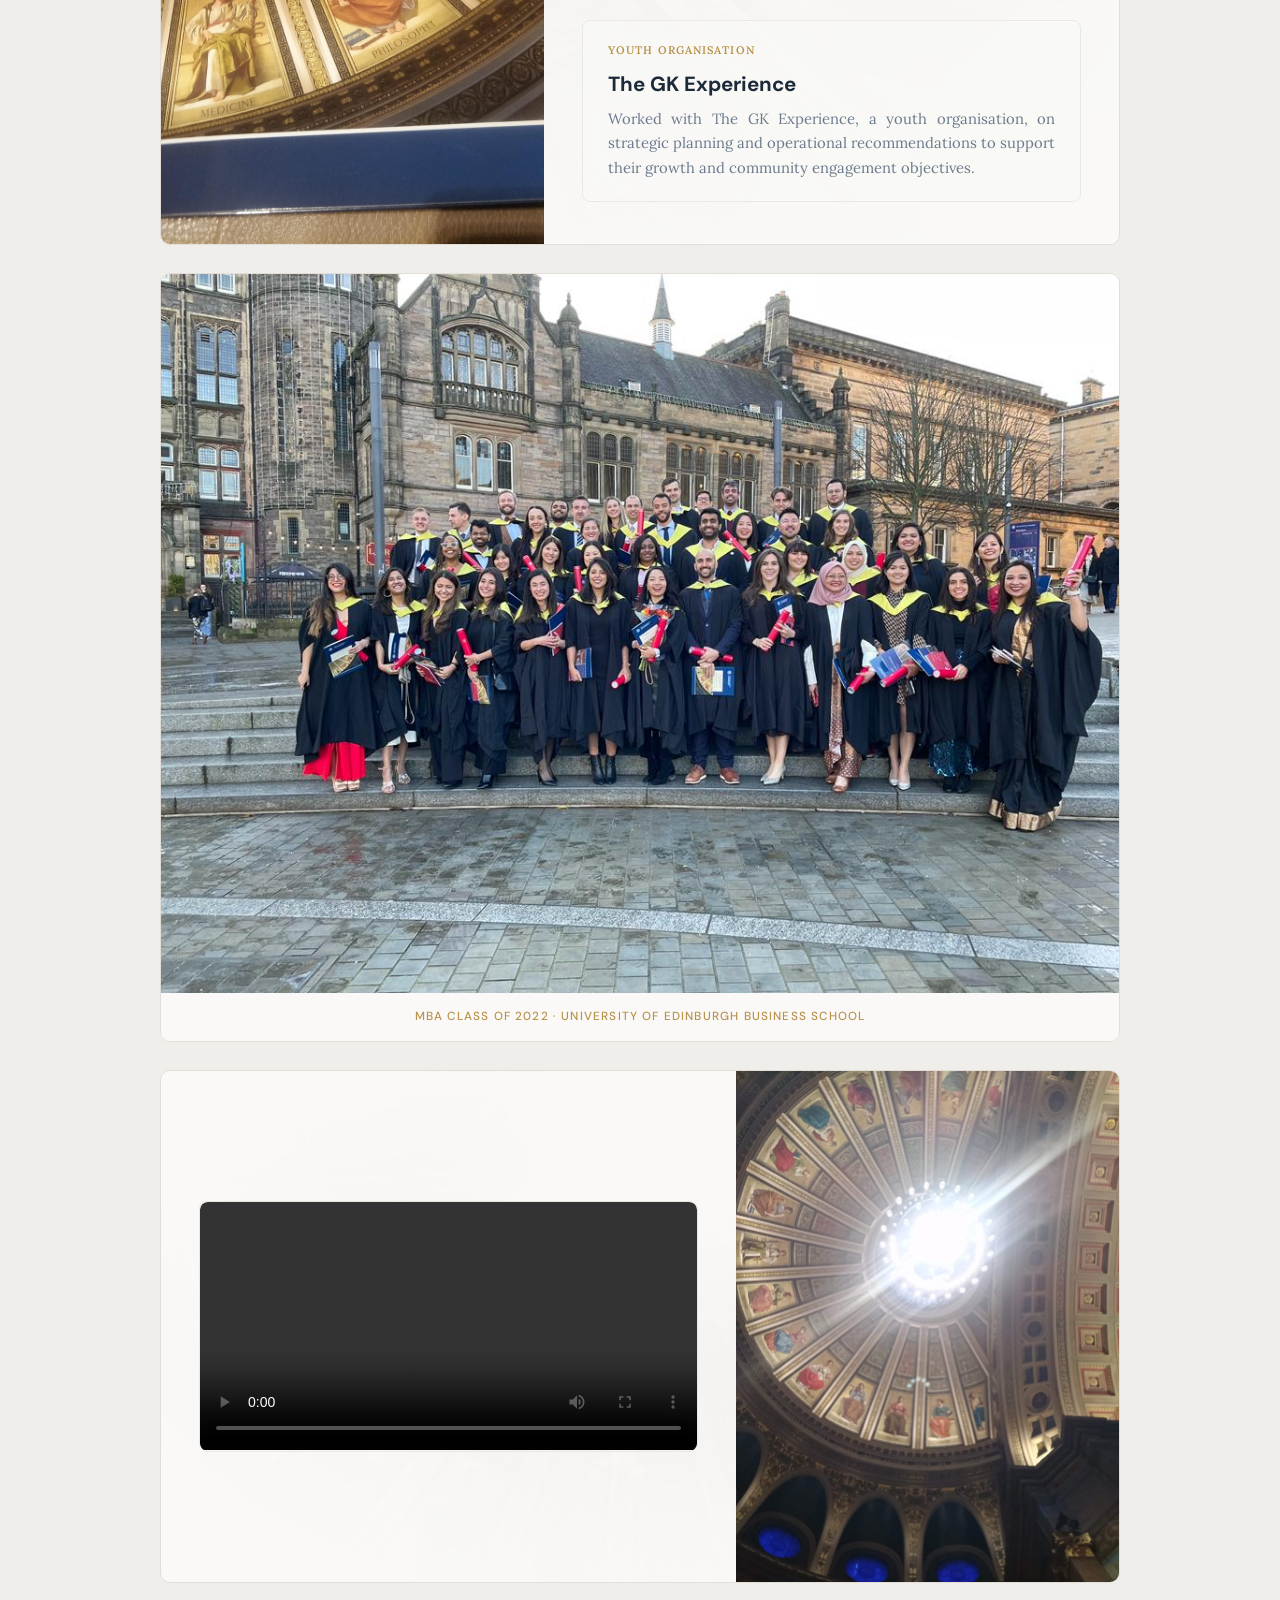
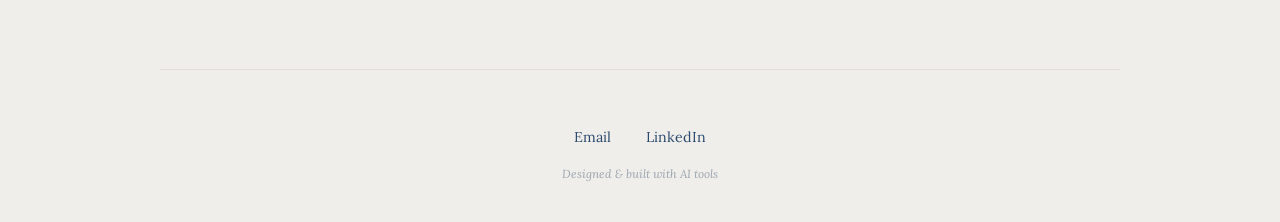
<file: source/mba.html>
<!DOCTYPE html>
<html lang="en">
<head>
<meta charset="UTF-8">
<meta name="viewport" content="width=device-width, initial-scale=1.0">
<title>MBA at Edinburgh — Nikita Rai</title>
<meta name="description" content="Nikita Rai's MBA at the University of Edinburgh — strategy, operational improvement, and finance.">
<meta name="author" content="Nikita Rai">
<meta property="og:title" content="MBA at Edinburgh — Nikita Rai">
<meta property="og:description" content="Strategy, operational improvement, and finance at the University of Edinburgh.">
<meta property="og:type" content="website">
<meta property="og:image" content="https://nikitarai.com/img/banner.jpg">
<link rel="canonical" href="https://nikitarai.com/mba.html">
<link href="https://fonts.googleapis.com/css2?family=Lora:wght@400;500;600;700&family=DM+Sans:wght@300;400;500;600;700&display=swap" rel="stylesheet">
<link rel="stylesheet" href="css/styles.css">
</head>
<body data-page="mba">

<!-- ════════ STICKY NAV ════════ -->
<nav class="site-nav" id="siteNav">
  <div class="nav-inner">
    <a href="index.html" class="nav-name">Nikita Rai</a>
    <div class="nav-links">
      <a href="index.html" class="nav-link">Home</a>
      <a href="career.html" class="nav-link">Career</a>
      <a href="intel.html" class="nav-link">Intel</a>
      <a href="startups.html" class="nav-link">Startups</a>
      <a href="ai.html" class="nav-link">AI</a>
      <a href="mba.html" class="nav-link active">MBA</a>
      <a href="blog.html" class="nav-link">Blog</a>
    </div>
    <button class="nav-hamburger" id="navHamburger" aria-label="Toggle menu">
      <span></span><span></span><span></span>
    </button>
  </div>
</nav>

<!-- ════════ PAGE HEADER ════════ -->
<div class="page-header">
  <h1 class="page-title">MBA at Edinburgh</h1>
  <p class="page-subtitle">The University of Edinburgh &middot; 2021&ndash;2022</p>
</div>

<!-- ════════ ALTERNATING PHOTO-CONTENT SECTIONS ════════ -->
<div class="mba-page-wrap">

<!-- ROW 1 — Content LEFT | Graduation Photo RIGHT -->
<section class="mba-row fade-in">
  <div class="mba-row-bg" style="background-image: url('img/mba-graduation.jpeg');" aria-hidden="true"></div>
  <div class="mba-row-inner">
    <div class="mba-row-content">
      <div class="mba-content-block">
        <div class="chart-title">Specialisation</div>
        <div class="footprint-countries">
          <span class="country-chip">Strategy</span>
          <span class="country-chip">Operational Improvement</span>
          <span class="country-chip">Finance</span>
          <span class="country-chip">Marketing</span>
        </div>
      </div>
      <div class="mba-content-block">
        <div class="subsection-heading">Dissertation</div>
        <div class="dissertation-title">Jumpstarting a Start-up: Strategic Decision-Making &amp; Risk Management in New Ventures</div>
        <p style="font-size: 0.78rem; color: var(--text-muted); line-height: 1.65;">Explored how founders navigate strategic decisions and manage risk in the early stages of building a venture &mdash; drawing on frameworks from strategy, finance, and operational management.</p>
      </div>
    </div>
    <div class="mba-row-photo mba-photo-graduation">
      <img src="img/mba-graduation.jpeg" alt="Nikita Rai at MBA graduation ceremony, University of Edinburgh">
    </div>
  </div>
</section>

<!-- ROW 2 — Degree Photo LEFT | Consultancy Projects RIGHT -->
<section class="mba-row mba-row-reverse fade-in">
  <div class="mba-row-bg" style="background-image: url('img/mba-degree.jpeg');" aria-hidden="true"></div>
  <div class="mba-row-inner">
    <div class="mba-row-content">
      <h2 class="section-heading" style="margin-top: 0;">Consultancy Projects</h2>
      <p class="section-subheading">Real-world projects completed during the MBA programme, working with organisations across industries.</p>
      <div class="mba-project-stack">
        <div class="mba-project-item">
          <div class="ai-project-label">Marketing Campaign</div>
          <div class="ai-project-title">Mac-Talla Whisky</div>
          <div class="ai-project-desc">Developed a marketing campaign strategy for Mac-Talla, an Islay single malt Scotch whisky brand &mdash; covering market positioning, target audience analysis, and campaign execution recommendations.</div>
        </div>
        <div class="mba-project-item">
          <div class="ai-project-label">Research Report</div>
          <div class="ai-project-title">Yorkshire Building Society</div>
          <div class="ai-project-desc">Conducted research on the future of bank branches for Yorkshire Building Society &mdash; analysing shifting customer behaviours, digital transformation trends, and strategic options for the branch network.</div>
        </div>
        <div class="mba-project-item">
          <div class="ai-project-label">Youth Organisation</div>
          <div class="ai-project-title">The GK Experience</div>
          <div class="ai-project-desc">Worked with The GK Experience, a youth organisation, on strategic planning and operational recommendations to support their growth and community engagement objectives.</div>
        </div>
      </div>
    </div>
    <div class="mba-row-photo mba-photo-degree">
      <img src="img/mba-degree.jpeg" alt="University of Edinburgh MBA degree scroll and certificate — Nikita Rai">
    </div>
  </div>
</section>

<!-- ROW 3 — Full-width Cohort Group Photo -->
<section class="mba-cohort-hero fade-in">
  <img src="img/mba-cohort.jpeg" alt="MBA Class of 2022 group photo at graduation, University of Edinburgh" class="mba-cohort-img">
  <div class="mba-hero-caption">MBA Class of 2022 &middot; University of Edinburgh Business School</div>
</section>

<!-- ROW 4 — Video LEFT | McEwan Hall Dome RIGHT -->
<section class="mba-row fade-in">
  <div class="mba-row-bg" style="background-image: url('img/mba-mcewan-hall.jpeg');" aria-hidden="true"></div>
  <div class="mba-row-inner">
    <div class="mba-row-content">
      <div class="mba-video-wrap">
        <video width="100%" controls preload="metadata">
          <source src="img/mba-video.mp4" type="video/mp4">
          Your browser does not support the video tag.
        </video>
      </div>
    </div>
    <div class="mba-row-photo mba-photo-dome">
      <img src="img/mba-mcewan-hall.jpeg" alt="McEwan Hall painted dome ceiling — University of Edinburgh graduation venue">
    </div>
  </div>
</section>

</div><!-- /.mba-page-wrap -->

<!-- ════════ FOOTER ════════ -->
<footer class="footer">
  <div class="footer-links">
    <a href="mailto:nikita.rai1203&#64;gmail.com">Email</a>
    <a href="https://linkedin.com/in/nikitarai1203/" target="_blank" rel="noopener">LinkedIn</a>
  </div>
  <div class="ai-built-note">Designed &amp; built with AI tools</div>
</footer>

<script src="js/main.js"></script>
</body>
</html>
</file>
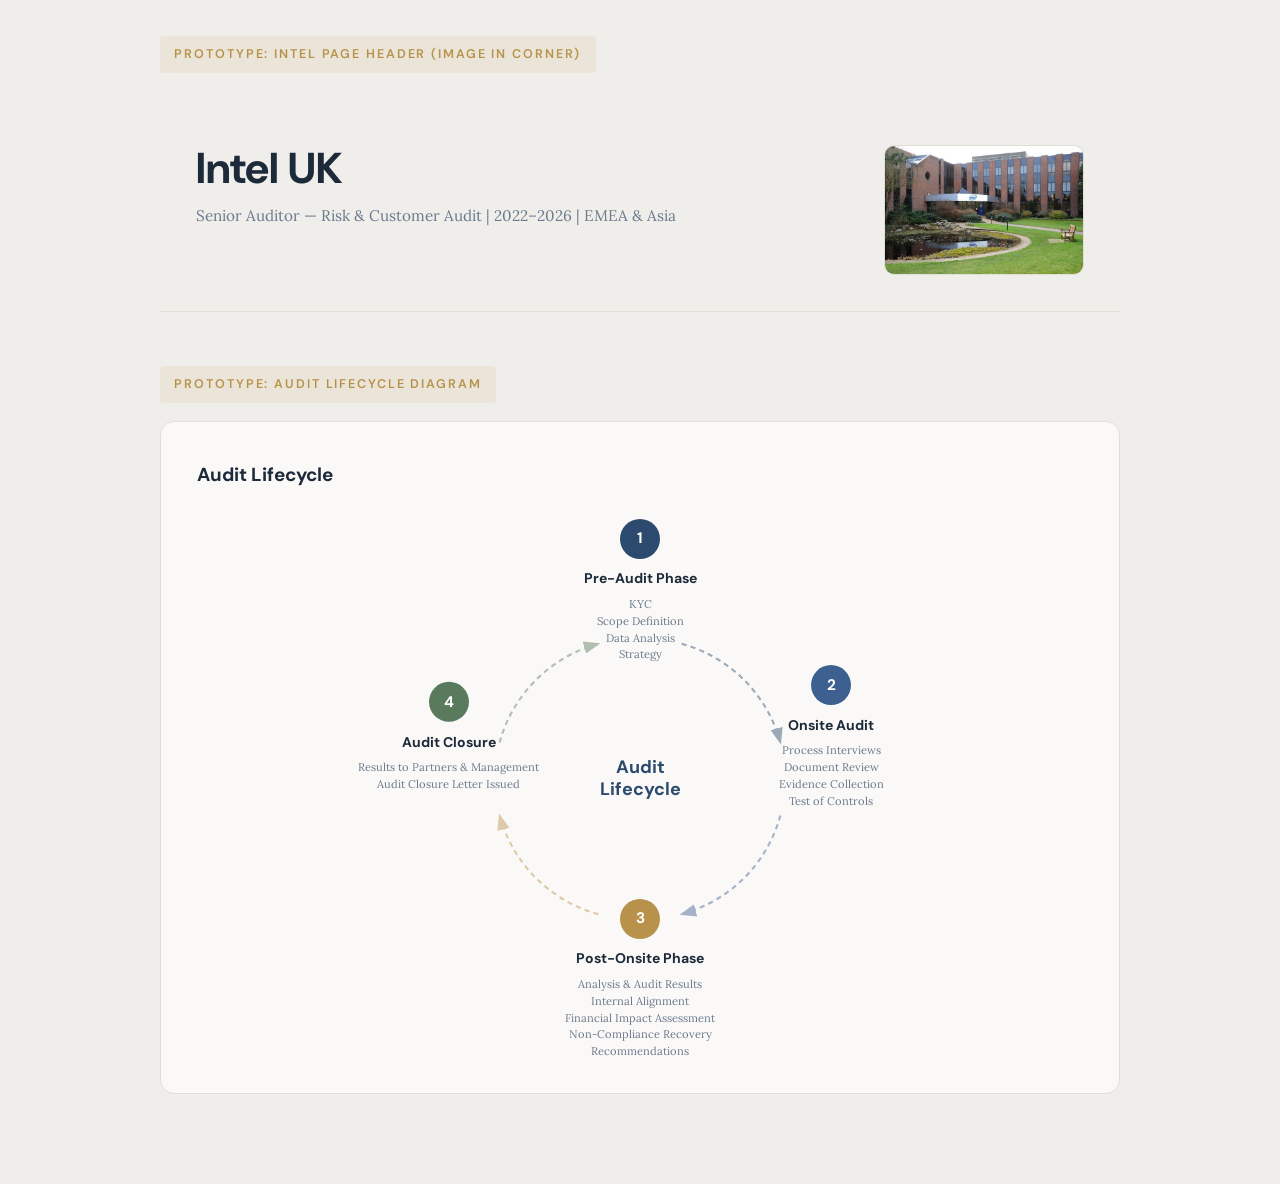
<file: source/prototype-audit-cycle.html>
<!DOCTYPE html>
<html lang="en">
<head>
<meta charset="UTF-8">
<meta name="viewport" content="width=device-width, initial-scale=1.0">
<title>Prototype — Intel Page Layout</title>
<link href="https://fonts.googleapis.com/css2?family=Lora:wght@400;500;600;700&family=DM+Sans:wght@300;400;500;600;700&display=swap" rel="stylesheet">
<style>
  :root {
    --bg: #f0eeea;
    --bg-card: #faf9f7;
    --text: #1c2a3a;
    --text-secondary: #3d5068;
    --text-muted: #6b7a8d;
    --text-faint: #9ba5b0;
    --accent: #2c4a6e;
    --accent-light: #3d6090;
    --accent-warm: #b8924a;
    --border-light: #e2ded7;
    --border-faint: #ebe8e2;
    --radius-md: 10px;
    --radius-lg: 14px;
  }

  *, *::before, *::after { margin: 0; padding: 0; box-sizing: border-box; }
  html { font-size: 18px; }
  body {
    background: var(--bg);
    color: var(--text);
    font-family: 'Lora', Georgia, serif;
    line-height: 1.8;
    padding: 2rem;
  }

  .prototype-label {
    font-family: 'DM Sans', sans-serif;
    font-size: 0.7rem;
    text-transform: uppercase;
    letter-spacing: 0.15em;
    color: var(--accent-warm);
    font-weight: 600;
    margin-bottom: 1rem;
    padding: 0.4rem 0.8rem;
    background: rgba(184, 146, 74, 0.1);
    border-radius: 4px;
    display: inline-block;
  }

  .section { max-width: 960px; margin: 0 auto 3rem; }

  /* ── PAGE HEADER WITH SMALL IMAGE ── */
  .page-header-with-img {
    display: flex;
    align-items: flex-start;
    justify-content: space-between;
    gap: 2rem;
    max-width: 960px;
    margin: 0 auto;
    padding: 3rem 2rem 2rem;
    border-bottom: 1px solid var(--border-light);
  }

  .page-header-text h1 {
    font-family: 'DM Sans', sans-serif;
    font-weight: 700;
    font-size: 2.4rem;
    color: var(--text);
    line-height: 1.1;
  }

  .page-header-text p {
    font-size: 0.85rem;
    color: var(--text-muted);
    margin-top: 0.5rem;
    font-weight: 300;
  }

  .page-header-photo {
    flex-shrink: 0;
    width: 200px;
    height: 130px;
    border-radius: var(--radius-md);
    overflow: hidden;
    border: 1px solid var(--border-light);
  }

  .page-header-photo img {
    width: 100%;
    height: 100%;
    object-fit: cover;
  }

  /* ── AUDIT LIFECYCLE DIAGRAM ── */
  .audit-cycle-box {
    background: var(--bg-card);
    border: 1px solid var(--border-light);
    border-radius: var(--radius-lg);
    padding: 2rem 2rem 3rem;
    margin-bottom: 1.5rem;
    overflow: hidden;
  }

  .chart-title {
    font-family: 'DM Sans', sans-serif;
    font-weight: 700;
    font-size: 1.05rem;
    margin-bottom: 1.5rem;
    color: var(--text);
  }

  .audit-cycle-wrapper {
    position: relative;
    width: 100%;
    max-width: 520px;
    margin: 0 auto;
    aspect-ratio: 1;
  }

  /* Center label */
  .cycle-center {
    position: absolute;
    top: 50%;
    left: 50%;
    transform: translate(-50%, -50%);
    text-align: center;
    z-index: 3;
  }

  .cycle-center-label {
    font-family: 'DM Sans', sans-serif;
    font-weight: 700;
    font-size: 1rem;
    color: var(--accent);
    line-height: 1.2;
  }

  .cycle-center-sub {
    font-size: 0.6rem;
    color: var(--text-muted);
    letter-spacing: 0.08em;
    text-transform: uppercase;
    margin-top: 0.2rem;
  }

  /* Circular ring (SVG behind) */
  .cycle-ring {
    position: absolute;
    inset: 0;
    z-index: 1;
  }

  /* Phase nodes positioned around the circle */
  .cycle-phase {
    position: absolute;
    z-index: 2;
    text-align: center;
    width: 200px;
  }

  .cycle-phase-num {
    display: inline-flex;
    align-items: center;
    justify-content: center;
    width: 40px;
    height: 40px;
    border-radius: 50%;
    font-family: 'DM Sans', sans-serif;
    font-weight: 700;
    font-size: 0.85rem;
    color: #fff;
    margin-bottom: 0.4rem;
  }

  .cycle-phase-title {
    font-family: 'DM Sans', sans-serif;
    font-weight: 700;
    font-size: 0.78rem;
    color: var(--text);
    margin-bottom: 0.25rem;
  }

  .cycle-phase-tasks {
    font-size: 0.62rem;
    color: var(--text-muted);
    line-height: 1.5;
  }

  /* Phase positions — top, right, bottom, left */
  .phase-1 { top: 0%; left: 50%; transform: translateX(-50%); }
  .phase-2 { top: 42%; right: -6%; transform: translateY(-50%); }
  .phase-3 { bottom: -4%; left: 50%; transform: translateX(-50%); }
  .phase-4 { top: 42%; left: -6%; transform: translateY(-50%); }

  /* Phase colors */
  .phase-1 .cycle-phase-num { background: var(--accent); }
  .phase-2 .cycle-phase-num { background: var(--accent-light); }
  .phase-3 .cycle-phase-num { background: var(--accent-warm); }
  .phase-4 .cycle-phase-num { background: #5a7a5e; }

  /* Connecting arrows ring */
  .ring-svg {
    width: 100%;
    height: 100%;
  }

  @media (max-width: 768px) {
    .page-header-with-img {
      flex-direction: column;
      padding: 2rem 1.5rem 1.5rem;
    }
    .page-header-photo {
      width: 160px;
      height: 105px;
    }
    .audit-cycle-wrapper {
      max-width: 100%;
    }
    .cycle-phase {
      width: 140px;
    }
    .phase-2 { right: -4%; }
    .phase-4 { left: -4%; }
    .cycle-phase-tasks { font-size: 0.58rem; }
  }
</style>
</head>
<body>

<!-- ═══════ PROTOTYPE 1: PAGE HEADER WITH SMALL IMAGE ═══════ -->
<div class="section">
  <div class="prototype-label">Prototype: Intel Page Header (image in corner)</div>

  <div class="page-header-with-img">
    <div class="page-header-text">
      <h1>Intel UK</h1>
      <p>Senior Auditor &mdash; Risk &amp; Customer Audit | 2022&ndash;2026 | EMEA &amp; Asia</p>
    </div>
    <div class="page-header-photo">
      <img src="img/intel.jpg" alt="Intel Corporation UK, Swindon campus">
    </div>
  </div>
</div>

<!-- ═══════ PROTOTYPE 2: AUDIT LIFECYCLE DIAGRAM ═══════ -->
<div class="section">
  <div class="prototype-label">Prototype: Audit Lifecycle Diagram</div>

  <div class="audit-cycle-box">
    <div class="chart-title">Audit Lifecycle</div>

    <div class="audit-cycle-wrapper">

      <!-- Center -->
      <div class="cycle-center">
        <div class="cycle-center-label">Audit<br>Lifecycle</div>
      </div>

      <!-- Circular ring with arrows -->
      <svg class="ring-svg cycle-ring" viewBox="0 0 500 500">
        <defs>
          <marker id="arrow1" markerWidth="8" markerHeight="6" refX="7" refY="3" orient="auto">
            <polygon points="0 0, 8 3, 0 6" fill="#2c4a6e"/>
          </marker>
          <marker id="arrow2" markerWidth="8" markerHeight="6" refX="7" refY="3" orient="auto">
            <polygon points="0 0, 8 3, 0 6" fill="#3d6090"/>
          </marker>
          <marker id="arrow3" markerWidth="8" markerHeight="6" refX="7" refY="3" orient="auto">
            <polygon points="0 0, 8 3, 0 6" fill="#b8924a"/>
          </marker>
          <marker id="arrow4" markerWidth="8" markerHeight="6" refX="7" refY="3" orient="auto">
            <polygon points="0 0, 8 3, 0 6" fill="#5a7a5e"/>
          </marker>
        </defs>

        <!-- Arc segments (shorter quarter arcs) -->
        <!-- Top to Right -->
        <path d="M 290 120 A 135 135 0 0 1 385 215" fill="none" stroke="#2c4a6e" stroke-width="2" stroke-dasharray="5 4" marker-end="url(#arrow1)" opacity="0.45"/>
        <!-- Right to Bottom -->
        <path d="M 385 285 A 135 135 0 0 1 290 380" fill="none" stroke="#3d6090" stroke-width="2" stroke-dasharray="5 4" marker-end="url(#arrow2)" opacity="0.45"/>
        <!-- Bottom to Left -->
        <path d="M 210 380 A 135 135 0 0 1 115 285" fill="none" stroke="#b8924a" stroke-width="2" stroke-dasharray="5 4" marker-end="url(#arrow3)" opacity="0.45"/>
        <!-- Left to Top -->
        <path d="M 115 215 A 135 135 0 0 1 210 120" fill="none" stroke="#5a7a5e" stroke-width="2" stroke-dasharray="5 4" marker-end="url(#arrow4)" opacity="0.45"/>
      </svg>

      <!-- Phase 1: Pre-Audit (top) -->
      <div class="cycle-phase phase-1">
        <div class="cycle-phase-num">1</div>
        <div class="cycle-phase-title">Pre-Audit Phase</div>
        <div class="cycle-phase-tasks">
          KYC<br>
          Scope Definition<br>
          Data Analysis<br>
          Strategy
        </div>
      </div>

      <!-- Phase 2: Onsite Audit (right) -->
      <div class="cycle-phase phase-2">
        <div class="cycle-phase-num">2</div>
        <div class="cycle-phase-title">Onsite Audit</div>
        <div class="cycle-phase-tasks">
          Process Interviews<br>
          Document Review<br>
          Evidence Collection<br>
          Test of Controls
        </div>
      </div>

      <!-- Phase 3: Post-Onsite (bottom) -->
      <div class="cycle-phase phase-3">
        <div class="cycle-phase-num">3</div>
        <div class="cycle-phase-title">Post-Onsite Phase</div>
        <div class="cycle-phase-tasks">
          Analysis &amp; Audit Results<br>
          Internal Alignment<br>
          Financial Impact Assessment<br>
          Non-Compliance Recovery<br>
          Recommendations
        </div>
      </div>

      <!-- Phase 4: Audit Closure (left) -->
      <div class="cycle-phase phase-4">
        <div class="cycle-phase-num">4</div>
        <div class="cycle-phase-title">Audit Closure</div>
        <div class="cycle-phase-tasks">
          Results to Partners &amp; Management<br>
          Audit Closure Letter Issued
        </div>
      </div>

    </div>
  </div>
</div>

</body>
</html>
</file>
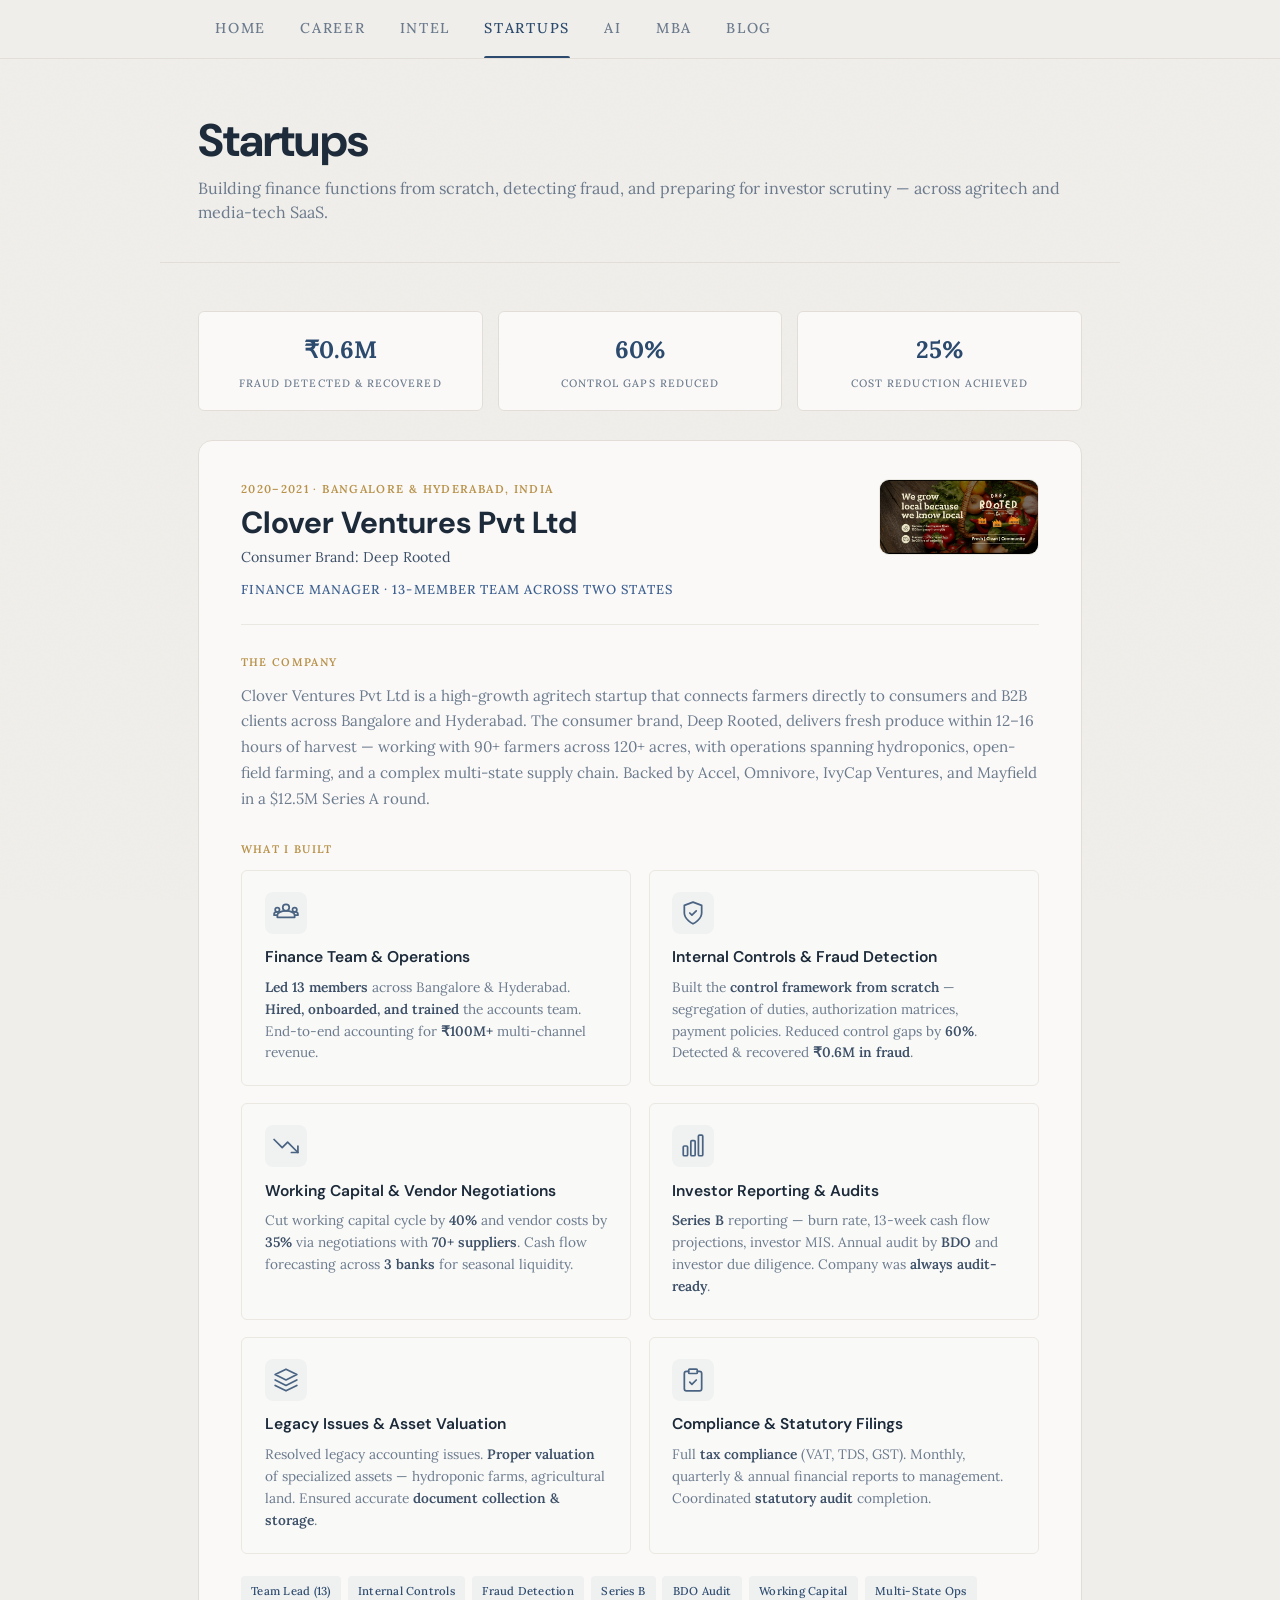
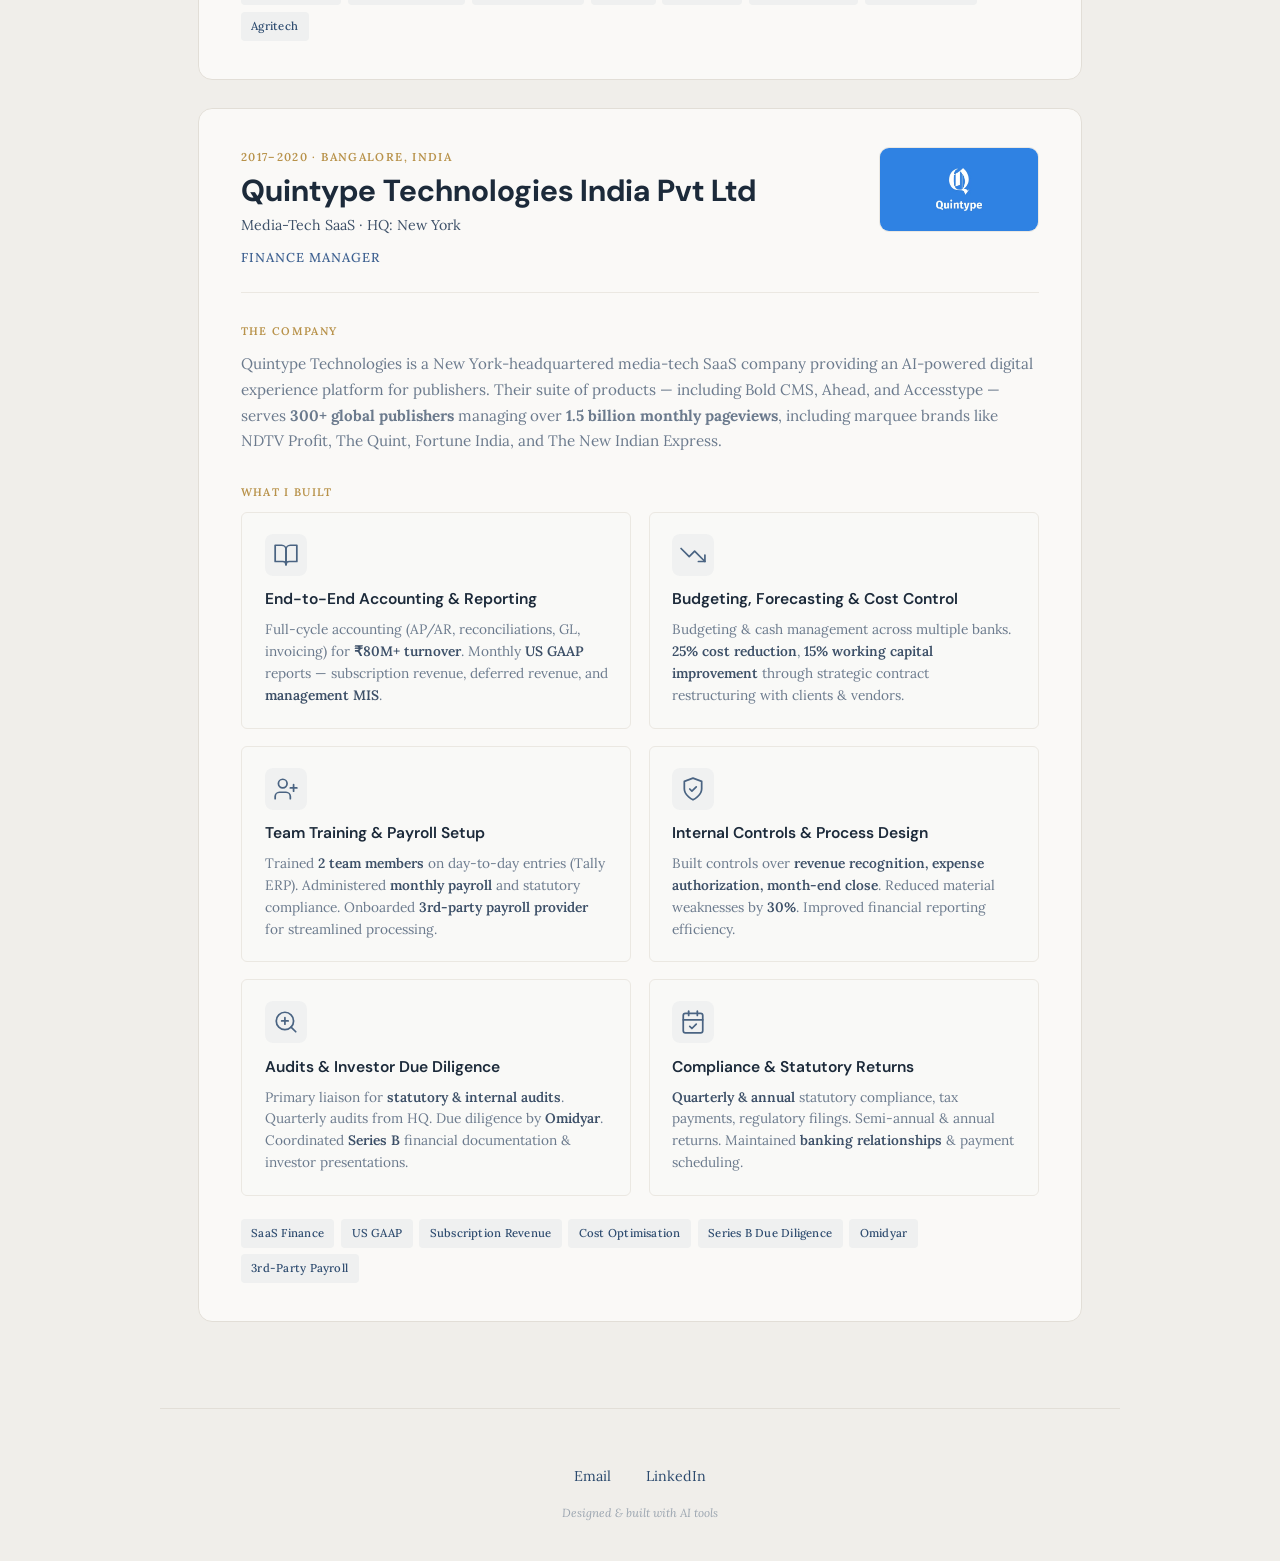
<file: source/startups.html>
<!DOCTYPE html>
<html lang="en">
<head>
<meta charset="UTF-8">
<meta name="viewport" content="width=device-width, initial-scale=1.0">
<title>Startups — Nikita Rai</title>
<meta name="description" content="Nikita Rai's startup experience — building finance functions from scratch at Quintype Technologies (media-tech SaaS) and Clover Ventures / Deep Rooted (agritech), leading teams, setting up controls, and preparing for investor due diligence.">
<meta name="author" content="Nikita Rai">
<meta property="og:title" content="Startups — Nikita Rai">
<meta property="og:description" content="Building finance from scratch at India's fastest-growing startups — from SaaS to agritech.">
<meta property="og:type" content="website">
<meta property="og:image" content="https://nikitarai.com/img/banner.jpg">
<link rel="canonical" href="https://nikitarai.com/startups.html">
<link href="https://fonts.googleapis.com/css2?family=Lora:wght@400;500;600;700&family=DM+Sans:wght@300;400;500;600;700&display=swap" rel="stylesheet">
<link rel="stylesheet" href="css/styles.css">
</head>
<body data-page="startups">

<!-- ════════ STICKY NAV ════════ -->
<nav class="site-nav" id="siteNav">
  <div class="nav-inner">
    <a href="index.html" class="nav-name">Nikita Rai</a>
    <div class="nav-links">
      <a href="index.html" class="nav-link">Home</a>
      <a href="career.html" class="nav-link">Career</a>
      <a href="intel.html" class="nav-link">Intel</a>
      <a href="startups.html" class="nav-link active">Startups</a>
      <a href="ai.html" class="nav-link">AI</a>
      <a href="mba.html" class="nav-link">MBA</a>
      <a href="blog.html" class="nav-link">Blog</a>
    </div>
    <button class="nav-hamburger" id="navHamburger" aria-label="Toggle menu">
      <span></span><span></span><span></span>
    </button>
  </div>
</nav>

<!-- ════════ PAGE HEADER ════════ -->
<div class="page-header">
  <h1 class="page-title">Startups</h1>
  <p class="page-subtitle">Building finance functions from scratch, detecting fraud, and preparing for investor scrutiny &mdash; across agritech and media-tech SaaS.</p>
</div>

<!-- ════════ CONTENT ════════ -->
<section class="content-section">

  <!-- ── MINI METRICS ── -->
  <div class="mini-metrics fade-in">
    <div class="mini-metric">
      <div class="mini-metric-value">&#8377;0.6M</div>
      <div class="mini-metric-label">Fraud Detected &amp; Recovered</div>
    </div>
    <div class="mini-metric">
      <div class="mini-metric-value">60%</div>
      <div class="mini-metric-label">Control Gaps Reduced</div>
    </div>
    <div class="mini-metric">
      <div class="mini-metric-value">25%</div>
      <div class="mini-metric-label">Cost Reduction Achieved</div>
    </div>
  </div>

  <!-- ════════════════════════════════════════════
       CLOVER VENTURES PVT LTD — DEEP ROOTED
       ════════════════════════════════════════════ -->
  <div class="startup-company fade-in">

    <!-- Company Header -->
    <div class="startup-header">
      <div class="startup-header-text">
        <div class="startup-overline">2020&ndash;2021 &middot; Bangalore &amp; Hyderabad, India</div>
        <h2 class="startup-name">Clover Ventures Pvt Ltd</h2>
        <div class="startup-brand">Consumer Brand: Deep Rooted</div>
        <div class="startup-role">Finance Manager &middot; 13-Member Team across Two States</div>
      </div>
      <div class="startup-header-img">
        <img src="img/clover-deeprooted.png" alt="Deep Rooted by Clover Ventures Pvt Ltd" loading="lazy">
      </div>
    </div>

    <!-- Company About -->
    <div class="startup-about">
      <div class="startup-about-label">The Company</div>
      <p class="startup-about-text">
        Clover Ventures Pvt Ltd is a high-growth agritech startup that connects farmers directly to consumers and B2B clients across Bangalore and Hyderabad. The consumer brand, Deep Rooted, delivers fresh produce within 12&ndash;16 hours of harvest &mdash; working with 90+ farmers across 120+ acres, with operations spanning hydroponics, open-field farming, and a complex multi-state supply chain. Backed by Accel, Omnivore, IvyCap Ventures, and Mayfield in a $12.5M Series A round.
      </p>
    </div>

    <!-- What I Built -->
    <div class="startup-contributions">
      <div class="startup-about-label">What I Built</div>
      <div class="startup-contrib-grid">

        <div class="startup-contrib-card">
          <div class="startup-contrib-icon">
            <!-- Team icon -->
            <svg width="26" height="26" viewBox="0 0 24 24" fill="none" stroke="currentColor" stroke-width="1.6" stroke-linecap="round" stroke-linejoin="round"><circle cx="12" cy="7" r="3"/><path d="M12 10c-4.42 0-8 1.79-8 4v2h16v-2c0-2.21-3.58-4-8-4z"/><circle cx="4" cy="9" r="2"/><circle cx="20" cy="9" r="2"/><path d="M4 11c-1.66 0-3 .9-3 2v1h3"/><path d="M20 11c1.66 0 3 .9 3 2v1h-3"/></svg>
          </div>
          <div class="startup-contrib-title">Finance Team &amp; Operations</div>
          <div class="startup-contrib-desc"><strong>Led 13 members</strong> across Bangalore &amp; Hyderabad. <strong>Hired, onboarded, and trained</strong> the accounts team. End-to-end accounting for <strong>&#8377;100M+</strong> multi-channel revenue.</div>
        </div>

        <div class="startup-contrib-card">
          <div class="startup-contrib-icon">
            <!-- Shield with check -->
            <svg width="26" height="26" viewBox="0 0 24 24" fill="none" stroke="currentColor" stroke-width="1.6" stroke-linecap="round" stroke-linejoin="round"><path d="M12 22s8-4 8-10V5l-8-3-8 3v7c0 6 8 10 8 10z"/><path d="M9 12l2 2 4-4"/></svg>
          </div>
          <div class="startup-contrib-title">Internal Controls &amp; Fraud Detection</div>
          <div class="startup-contrib-desc">Built the <strong>control framework from scratch</strong> &mdash; segregation of duties, authorization matrices, payment policies. Reduced control gaps by <strong>60%</strong>. Detected &amp; recovered <strong>&#8377;0.6M in fraud</strong>.</div>
        </div>

        <div class="startup-contrib-card">
          <div class="startup-contrib-icon">
            <!-- Trending down (cost savings) -->
            <svg width="26" height="26" viewBox="0 0 24 24" fill="none" stroke="currentColor" stroke-width="1.6" stroke-linecap="round" stroke-linejoin="round"><polyline points="23 18 13.5 8.5 8.5 13.5 1 6"/><polyline points="17 18 23 18 23 12"/></svg>
          </div>
          <div class="startup-contrib-title">Working Capital &amp; Vendor Negotiations</div>
          <div class="startup-contrib-desc">Cut working capital cycle by <strong>40%</strong> and vendor costs by <strong>35%</strong> via negotiations with <strong>70+ suppliers</strong>. Cash flow forecasting across <strong>3 banks</strong> for seasonal liquidity.</div>
        </div>

        <div class="startup-contrib-card">
          <div class="startup-contrib-icon">
            <!-- Bar chart (investor reporting) -->
            <svg width="26" height="26" viewBox="0 0 24 24" fill="none" stroke="currentColor" stroke-width="1.6" stroke-linecap="round" stroke-linejoin="round"><rect x="3" y="12" width="4" height="9" rx="1"/><rect x="10" y="7" width="4" height="14" rx="1"/><rect x="17" y="2" width="4" height="19" rx="1"/></svg>
          </div>
          <div class="startup-contrib-title">Investor Reporting &amp; Audits</div>
          <div class="startup-contrib-desc"><strong>Series B</strong> reporting &mdash; burn rate, 13-week cash flow projections, investor MIS. Annual audit by <strong>BDO</strong> and investor due diligence. Company was <strong>always audit-ready</strong>.</div>
        </div>

        <div class="startup-contrib-card">
          <div class="startup-contrib-icon">
            <!-- Layers (legacy assets) -->
            <svg width="26" height="26" viewBox="0 0 24 24" fill="none" stroke="currentColor" stroke-width="1.6" stroke-linecap="round" stroke-linejoin="round"><polygon points="12 2 2 7 12 12 22 7 12 2"/><polyline points="2 17 12 22 22 17"/><polyline points="2 12 12 17 22 12"/></svg>
          </div>
          <div class="startup-contrib-title">Legacy Issues &amp; Asset Valuation</div>
          <div class="startup-contrib-desc">Resolved legacy accounting issues. <strong>Proper valuation</strong> of specialized assets &mdash; hydroponic farms, agricultural land. Ensured accurate <strong>document collection &amp; storage</strong>.</div>
        </div>

        <div class="startup-contrib-card">
          <div class="startup-contrib-icon">
            <!-- Clipboard check -->
            <svg width="26" height="26" viewBox="0 0 24 24" fill="none" stroke="currentColor" stroke-width="1.6" stroke-linecap="round" stroke-linejoin="round"><path d="M16 4h2a2 2 0 0 1 2 2v14a2 2 0 0 1-2 2H6a2 2 0 0 1-2-2V6a2 2 0 0 1 2-2h2"/><rect x="8" y="2" width="8" height="4" rx="1" ry="1"/><path d="M9 14l2 2 4-4"/></svg>
          </div>
          <div class="startup-contrib-title">Compliance &amp; Statutory Filings</div>
          <div class="startup-contrib-desc">Full <strong>tax compliance</strong> (VAT, TDS, GST). Monthly, quarterly &amp; annual financial reports to management. Coordinated <strong>statutory audit</strong> completion.</div>
        </div>

      </div>
    </div>

    <!-- Tags -->
    <div class="card-tags" style="margin-top: 1.2rem;">
      <span class="tag">Team Lead (13)</span>
      <span class="tag">Internal Controls</span>
      <span class="tag">Fraud Detection</span>
      <span class="tag">Series B</span>
      <span class="tag">BDO Audit</span>
      <span class="tag">Working Capital</span>
      <span class="tag">Multi-State Ops</span>
      <span class="tag">Agritech</span>
    </div>
  </div>

  <!-- ════════════════════════════════════════════
       QUINTYPE TECHNOLOGIES INDIA PVT LTD
       ════════════════════════════════════════════ -->
  <div class="startup-company fade-in">

    <!-- Company Header -->
    <div class="startup-header">
      <div class="startup-header-text">
        <div class="startup-overline">2017&ndash;2020 &middot; Bangalore, India</div>
        <h2 class="startup-name">Quintype Technologies India Pvt Ltd</h2>
        <div class="startup-brand">Media-Tech SaaS &middot; HQ: New York</div>
        <div class="startup-role">Finance Manager</div>
      </div>
      <div class="startup-header-img">
        <img src="img/quintype-banner.png" alt="Quintype Technologies India Pvt Ltd" loading="lazy">
      </div>
    </div>

    <!-- Company About -->
    <div class="startup-about">
      <div class="startup-about-label">The Company</div>
      <p class="startup-about-text">
        Quintype Technologies is a New York-headquartered media-tech SaaS company providing an AI-powered digital experience platform for publishers. Their suite of products &mdash; including Bold CMS, Ahead, and Accesstype &mdash; serves <strong>300+ global publishers</strong> managing over <strong>1.5 billion monthly pageviews</strong>, including marquee brands like NDTV Profit, The Quint, Fortune India, and The New Indian Express.
      </p>
    </div>

    <!-- What I Built -->
    <div class="startup-contributions">
      <div class="startup-about-label">What I Built</div>
      <div class="startup-contrib-grid">

        <div class="startup-contrib-card">
          <div class="startup-contrib-icon">
            <!-- Book open -->
            <svg width="26" height="26" viewBox="0 0 24 24" fill="none" stroke="currentColor" stroke-width="1.6" stroke-linecap="round" stroke-linejoin="round"><path d="M2 3h6a4 4 0 0 1 4 4v14a3 3 0 0 0-3-3H2z"/><path d="M22 3h-6a4 4 0 0 0-4 4v14a3 3 0 0 1 3-3h7z"/></svg>
          </div>
          <div class="startup-contrib-title">End-to-End Accounting &amp; Reporting</div>
          <div class="startup-contrib-desc">Full-cycle accounting (AP/AR, reconciliations, GL, invoicing) for <strong>&#8377;80M+ turnover</strong>. Monthly <strong>US GAAP</strong> reports &mdash; subscription revenue, deferred revenue, and <strong>management MIS</strong>.</div>
        </div>

        <div class="startup-contrib-card">
          <div class="startup-contrib-icon">
            <!-- Trending down (cost savings) -->
            <svg width="26" height="26" viewBox="0 0 24 24" fill="none" stroke="currentColor" stroke-width="1.6" stroke-linecap="round" stroke-linejoin="round"><polyline points="23 18 13.5 8.5 8.5 13.5 1 6"/><polyline points="17 18 23 18 23 12"/></svg>
          </div>
          <div class="startup-contrib-title">Budgeting, Forecasting &amp; Cost Control</div>
          <div class="startup-contrib-desc">Budgeting &amp; cash management across multiple banks. <strong>25% cost reduction</strong>, <strong>15% working capital improvement</strong> through strategic contract restructuring with clients &amp; vendors.</div>
        </div>

        <div class="startup-contrib-card">
          <div class="startup-contrib-icon">
            <!-- Users plus -->
            <svg width="26" height="26" viewBox="0 0 24 24" fill="none" stroke="currentColor" stroke-width="1.6" stroke-linecap="round" stroke-linejoin="round"><path d="M16 21v-2a4 4 0 0 0-4-4H6a4 4 0 0 0-4 4v2"/><circle cx="9" cy="7" r="4"/><line x1="19" y1="8" x2="19" y2="14"/><line x1="22" y1="11" x2="16" y2="11"/></svg>
          </div>
          <div class="startup-contrib-title">Team Training &amp; Payroll Setup</div>
          <div class="startup-contrib-desc">Trained <strong>2 team members</strong> on day-to-day entries (Tally ERP). Administered <strong>monthly payroll</strong> and statutory compliance. Onboarded <strong>3rd-party payroll provider</strong> for streamlined processing.</div>
        </div>

        <div class="startup-contrib-card">
          <div class="startup-contrib-icon">
            <!-- Shield -->
            <svg width="26" height="26" viewBox="0 0 24 24" fill="none" stroke="currentColor" stroke-width="1.6" stroke-linecap="round" stroke-linejoin="round"><path d="M12 22s8-4 8-10V5l-8-3-8 3v7c0 6 8 10 8 10z"/><path d="M9 12l2 2 4-4"/></svg>
          </div>
          <div class="startup-contrib-title">Internal Controls &amp; Process Design</div>
          <div class="startup-contrib-desc">Built controls over <strong>revenue recognition, expense authorization, month-end close</strong>. Reduced material weaknesses by <strong>30%</strong>. Improved financial reporting efficiency.</div>
        </div>

        <div class="startup-contrib-card">
          <div class="startup-contrib-icon">
            <!-- Search / magnifying glass (due diligence) -->
            <svg width="26" height="26" viewBox="0 0 24 24" fill="none" stroke="currentColor" stroke-width="1.6" stroke-linecap="round" stroke-linejoin="round"><circle cx="11" cy="11" r="8"/><line x1="21" y1="21" x2="16.65" y2="16.65"/><line x1="8" y1="11" x2="14" y2="11"/><line x1="11" y1="8" x2="11" y2="14"/></svg>
          </div>
          <div class="startup-contrib-title">Audits &amp; Investor Due Diligence</div>
          <div class="startup-contrib-desc">Primary liaison for <strong>statutory &amp; internal audits</strong>. Quarterly audits from HQ. Due diligence by <strong>Omidyar</strong>. Coordinated <strong>Series B</strong> financial documentation &amp; investor presentations.</div>
        </div>

        <div class="startup-contrib-card">
          <div class="startup-contrib-icon">
            <!-- Calendar check -->
            <svg width="26" height="26" viewBox="0 0 24 24" fill="none" stroke="currentColor" stroke-width="1.6" stroke-linecap="round" stroke-linejoin="round"><rect x="3" y="4" width="18" height="18" rx="2" ry="2"/><line x1="16" y1="2" x2="16" y2="6"/><line x1="8" y1="2" x2="8" y2="6"/><line x1="3" y1="10" x2="21" y2="10"/><path d="M9 16l2 2 4-4"/></svg>
          </div>
          <div class="startup-contrib-title">Compliance &amp; Statutory Returns</div>
          <div class="startup-contrib-desc"><strong>Quarterly &amp; annual</strong> statutory compliance, tax payments, regulatory filings. Semi-annual &amp; annual returns. Maintained <strong>banking relationships</strong> &amp; payment scheduling.</div>
        </div>

      </div>
    </div>

    <!-- Tags -->
    <div class="card-tags" style="margin-top: 1.2rem;">
      <span class="tag">SaaS Finance</span>
      <span class="tag">US GAAP</span>
      <span class="tag">Subscription Revenue</span>
      <span class="tag">Cost Optimisation</span>
      <span class="tag">Series B Due Diligence</span>
      <span class="tag">Omidyar</span>
      <span class="tag">3rd-Party Payroll</span>
    </div>
  </div>

</section>

<!-- ════════ FOOTER ════════ -->
<footer class="footer">
  <div class="footer-links">
    <a href="mailto:nikita.rai1203&#64;gmail.com">Email</a>
    <a href="https://linkedin.com/in/nikitarai1203/" target="_blank" rel="noopener">LinkedIn</a>
  </div>
  <div class="ai-built-note">Designed &amp; built with AI tools</div>
</footer>

<script src="js/main.js"></script>
</body>
</html>
</file>
<file: source/css/styles.css>
/* ═══════════════════════════════════════════════════
   Nikita Rai — Portfolio
   Editorial Precision: Warm, refined, professional
   Multi-page architecture
   ═══════════════════════════════════════════════════ */

/* ── DESIGN TOKENS ── */
:root {
  --bg:             #f0eeea;
  --bg-warm:        #e8e5df;
  --bg-card:        #faf9f7;
  --bg-card-hover:  #f5f3ef;
  --text:           #1c2a3a;
  --text-secondary: #3d5068;
  --text-muted:     #6b7a8d;
  --text-faint:     #9ba5b0;
  --accent:         #2c4a6e;
  --accent-light:   #3d6090;
  --accent-warm:    #b8924a;
  --accent-warm-bg: rgba(184, 146, 74, 0.07);
  --accent-subtle:  rgba(44, 74, 110, 0.05);
  --accent-glow:    rgba(44, 74, 110, 0.1);
  --border:         #d5d0c8;
  --border-light:   #e2ded7;
  --border-faint:   #ebe8e2;
  --gold:           #b8924a;
  --gold-bg:        rgba(184, 146, 74, 0.08);
  --radius-sm:      6px;
  --radius-md:      10px;
  --radius-lg:      14px;
  --shadow-sm:      0 1px 3px rgba(28, 42, 58, 0.05);
  --shadow-md:      0 4px 20px rgba(28, 42, 58, 0.07);
  --shadow-lg:      0 12px 40px rgba(28, 42, 58, 0.1);
  --shadow-glow:    0 0 0 1px var(--border-light), 0 4px 20px rgba(28, 42, 58, 0.06);
  --transition:     0.35s cubic-bezier(0.16, 1, 0.3, 1);
  --ease-out:       cubic-bezier(0.16, 1, 0.3, 1);
}

/* ── RESET & BASE ── */
*, *::before, *::after { margin: 0; padding: 0; box-sizing: border-box; }

html {
  scroll-behavior: smooth;
  font-size: 19px;
}

body {
  background: var(--bg);
  color: var(--text);
  font-family: 'Lora', Georgia, serif;
  font-weight: 400;
  line-height: 1.8;
  overflow-x: hidden;
}

/* Subtle page texture */
body::before {
  content: '';
  position: fixed;
  inset: 0;
  background: url("data:image/svg+xml,%3Csvg width='60' height='60' xmlns='http://www.w3.org/2000/svg'%3E%3Cfilter id='n'%3E%3CfeTurbulence type='fractalNoise' baseFrequency='0.65' numOctaves='3' stitchTiles='stitch'/%3E%3C/filter%3E%3Crect width='100%25' height='100%25' filter='url(%23n)' opacity='0.015'/%3E%3C/svg%3E");
  pointer-events: none;
  z-index: 0;
}

/* ── STICKY NAV ── */
.site-nav {
  position: sticky;
  top: 0;
  z-index: 100;
  background: rgba(240, 238, 234, 0.88);
  backdrop-filter: blur(16px);
  -webkit-backdrop-filter: blur(16px);
  border-bottom: 1px solid var(--border-light);
  padding: 0;
  opacity: 1;
  transform: translateY(0);
  transition: opacity 0.4s ease, transform 0.4s ease, border-color 0.4s ease;
  pointer-events: auto;
}

/* Nav is always visible and sticky on all pages */

.nav-inner {
  max-width: 960px;
  margin: 0 auto;
  display: flex;
  gap: 0;
  align-items: stretch;
  padding: 0 2rem;
}

.nav-name {
  display: none;
}

.nav-links {
  display: flex;
  align-items: stretch;
}

.nav-link {
  font-size: 0.75rem;
  letter-spacing: 0.12em;
  text-transform: uppercase;
  color: var(--text-muted);
  text-decoration: none;
  font-weight: 500;
  transition: color var(--transition);
  white-space: nowrap;
  padding: 0.85rem 0.9rem;
  position: relative;
  display: flex;
  align-items: center;
}

.nav-link::after {
  content: '';
  position: absolute;
  bottom: 0;
  left: 0.9rem;
  right: 0.9rem;
  height: 2px;
  background: var(--accent);
  transform: scaleX(0);
  transition: transform var(--transition);
  border-radius: 2px 2px 0 0;
}

.nav-link:hover { color: var(--text-secondary); }

.nav-link.active {
  color: var(--accent);
}

.nav-link.active::after {
  transform: scaleX(1);
}

/* Hamburger (mobile) */
.nav-hamburger {
  display: none;
  flex-direction: column;
  justify-content: center;
  gap: 4px;
  background: none;
  border: none;
  cursor: pointer;
  padding: 0.7rem 0;
  margin-left: auto;
}

.nav-hamburger span {
  display: block;
  width: 20px;
  height: 2px;
  background: var(--text);
  border-radius: 2px;
  transition: all 0.3s ease;
}

.nav-hamburger.open span:nth-child(1) {
  transform: rotate(45deg) translate(4px, 4px);
}

.nav-hamburger.open span:nth-child(2) {
  opacity: 0;
}

.nav-hamburger.open span:nth-child(3) {
  transform: rotate(-45deg) translate(4px, -4px);
}

/* ── BANNER (home page only) ── */
.banner {
  width: 100%;
  height: 320px;
  position: relative;
  overflow: hidden;
}

.banner img {
  width: 100%;
  height: 100%;
  object-fit: cover;
  object-position: center 30%;
  display: block;
}

.banner-overlay {
  position: absolute;
  bottom: 0;
  left: 0;
  right: 0;
  height: 3px;
  background: linear-gradient(90deg, transparent 5%, var(--accent) 30%, var(--accent) 70%, transparent 95%);
}

/* ── PAGE HEADER (inner pages) ── */
.page-header {
  max-width: 960px;
  margin: 0 auto;
  padding: 3rem 2rem 2rem;
  border-bottom: 1px solid var(--border-light);
}

.page-title {
  font-family: 'DM Sans', sans-serif;
  font-weight: 700;
  font-size: 2.4rem;
  color: var(--text);
  line-height: 1.1;
  letter-spacing: -0.02em;
}

.page-subtitle {
  font-size: 0.85rem;
  color: var(--text-muted);
  margin-top: 0.5rem;
  line-height: 1.5;
  font-weight: 300;
}

/* ── CONTACT HEADER ── */
.contact-header {
  max-width: 960px;
  margin: 0 auto;
  padding: 2.2rem 2rem 0;
  display: flex;
  justify-content: space-between;
  align-items: flex-start;
  position: relative;
  z-index: 1;
}

.contact-info {
  text-align: left;
}

.contact-name {
  font-family: 'DM Sans', sans-serif;
  font-weight: 700;
  font-size: 2.6rem;
  color: var(--text);
  line-height: 1.1;
  letter-spacing: -0.02em;
}

.contact-tagline {
  font-family: 'Lora', Georgia, serif;
  font-size: 0.95rem;
  font-weight: 500;
  font-style: italic;
  color: var(--text-secondary);
  margin-top: 0.4rem;
  letter-spacing: 0.01em;
}

.contact-tagline-sub {
  font-size: 0.82rem;
  color: var(--text-muted);
  margin-top: 0.3rem;
  font-weight: 300;
  font-style: italic;
  line-height: 1.5;
}

.contact-detail {
  font-size: 0.82rem;
  color: var(--text-muted);
  margin-top: 0.5rem;
  font-weight: 400;
}

.contact-detail a {
  color: var(--text-muted);
  text-decoration: none;
  transition: color var(--transition);
  border-bottom: 1px solid transparent;
}

.contact-detail a:hover {
  color: var(--accent);
  border-bottom-color: var(--accent);
}

/* ── CTA BUTTON ── */
.cta-wrapper {
  position: relative;
  padding-top: 0.3rem;
}

.cta-btn {
  font-family: 'DM Sans', sans-serif;
  font-size: 0.72rem;
  font-weight: 500;
  letter-spacing: 0.1em;
  text-transform: uppercase;
  color: #fff;
  background: var(--accent);
  border: none;
  padding: 0.65rem 1.6rem;
  border-radius: var(--radius-sm);
  cursor: pointer;
  transition: all var(--transition);
  position: relative;
  overflow: hidden;
}

.cta-btn::before {
  content: '';
  position: absolute;
  inset: 0;
  background: linear-gradient(135deg, transparent, rgba(255,255,255,0.1));
  opacity: 0;
  transition: opacity 0.3s ease;
}

.cta-btn:hover {
  background: #1e3a5c;
  box-shadow: 0 6px 20px rgba(44, 74, 110, 0.3);
  transform: translateY(-1px);
}

.cta-btn:hover::before { opacity: 1; }

.cta-dropdown {
  position: absolute;
  top: calc(100% + 0.6rem);
  right: 0;
  background: var(--bg-card);
  border: 1px solid var(--border);
  border-radius: var(--radius-md);
  padding: 1.1rem 1.3rem;
  min-width: 250px;
  box-shadow: var(--shadow-lg);
  opacity: 0;
  transform: translateY(-8px);
  pointer-events: none;
  transition: all 0.3s ease;
  z-index: 10;
}

.cta-dropdown.open {
  opacity: 1;
  transform: translateY(0);
  pointer-events: auto;
}

.cta-dropdown-label {
  font-size: 0.58rem;
  text-transform: uppercase;
  letter-spacing: 0.12em;
  color: var(--text-faint);
  font-weight: 600;
  margin-top: 0.6rem;
}

.cta-dropdown-label:first-child { margin-top: 0; }

.cta-dropdown-item {
  display: block;
  font-size: 0.82rem;
  color: var(--text-secondary);
  text-decoration: none;
  padding: 0.35rem 0;
  transition: color 0.2s;
}

.cta-dropdown-item:hover { color: var(--accent); }

/* ── STATS BAR ── */
.stats-bar {
  max-width: 960px;
  margin: 2rem auto 0;
  padding: 0 2rem;
  display: flex;
  gap: 3rem;
}

.stat { text-align: left; }

.stat-number {
  font-family: 'Lora', Georgia, serif;
  font-weight: 700;
  font-size: 1.5rem;
  color: var(--accent);
  line-height: 1.2;
}

.stat-label {
  font-size: 0.6rem;
  letter-spacing: 0.14em;
  text-transform: uppercase;
  color: var(--text-muted);
  font-weight: 500;
}

/* ── DIVIDER ── */
.section-divider {
  max-width: 960px;
  margin: 2.5rem auto 0;
  padding: 0 2rem;
}

.section-divider hr {
  border: none;
  border-top: 1px solid var(--border-light);
}

/* ── BENTO GRID ── */
.bento-section {
  max-width: 960px;
  margin: 0 auto;
  padding: 3rem 2rem 2.5rem;
}

.bento-grid {
  display: grid;
  grid-template-columns: repeat(4, 1fr);
  gap: 1rem;
  margin-bottom: 1rem;
}

.bento-grid-2col {
  grid-template-columns: 1fr 1fr;
}

.bento-tile {
  background: var(--bg-card);
  border: 1px solid var(--border-light);
  border-radius: var(--radius-md);
  padding: 1.4rem 1.5rem;
  transition: all var(--transition);
  position: relative;
  overflow: hidden;
}

.bento-tile:hover {
  border-color: var(--border);
  box-shadow: var(--shadow-md);
  transform: translateY(-2px);
}

/* Metric tile top accent */
.bento-metric::before {
  content: '';
  position: absolute;
  top: 0;
  left: 0;
  right: 0;
  height: 2px;
  background: linear-gradient(90deg, var(--accent), var(--accent-light));
  transform: scaleX(0);
  transition: transform var(--transition);
  transform-origin: left;
}

.bento-metric:hover::before {
  transform: scaleX(1);
}

.bento-metric {
  text-align: center;
  padding: 1.4rem 1.2rem;
}

.bento-chart {
  padding: 1.6rem;
  display: flex;
  flex-direction: column;
}

.bento-footprint {
  padding: 1.6rem;
}

/* ── AI Teaser feature tile ── */
.bento-teaser-feature {
  text-decoration: none;
  display: flex;
  flex-direction: column;
  justify-content: flex-start;
  background: var(--bg-card);
  border-color: rgba(44, 74, 110, 0.15);
}

.bento-teaser-feature:hover {
  background: rgba(184, 146, 74, 0.06);
  border-color: var(--accent-warm);
}

.teaser-label {
  font-size: 0.58rem;
  font-weight: 600;
  text-transform: uppercase;
  letter-spacing: 0.1em;
  color: var(--accent-warm);
  margin-bottom: 0.4rem;
}

.teaser-title {
  font-family: 'DM Sans', sans-serif;
  font-size: 1.15rem;
  font-weight: 700;
  color: var(--text);
  line-height: 1.3;
  margin-bottom: 0.4rem;
}

.teaser-desc {
  font-size: 0.75rem;
  color: var(--text-muted);
  line-height: 1.55;
}

.teaser-cta {
  font-size: 0.68rem;
  font-weight: 500;
  color: var(--accent-warm);
  margin-top: 0.8rem;
  letter-spacing: 0.03em;
  transition: color var(--transition);
}

.bento-teaser-feature:hover .teaser-cta {
  color: var(--text);
}

/* ── SECTION TEASERS ── */
.teaser-section {
  max-width: 960px;
  margin: 0 auto;
  padding: 2rem 2rem 3rem;
}

.teaser-grid {
  display: grid;
  grid-template-columns: repeat(3, 1fr);
  gap: 1rem;
  margin-top: 1.2rem;
}

.teaser-card {
  background: var(--bg-card);
  border: 1px solid var(--border-light);
  border-radius: var(--radius-md);
  padding: 1.3rem 1.4rem;
  text-decoration: none;
  transition: all var(--transition);
  position: relative;
  display: flex;
  flex-direction: column;
}

.teaser-card:hover {
  border-color: var(--border);
  box-shadow: var(--shadow-md);
  transform: translateY(-3px);
}

.teaser-card-label {
  font-size: 0.56rem;
  font-weight: 600;
  text-transform: uppercase;
  letter-spacing: 0.1em;
  color: var(--accent-light);
  margin-bottom: 0.3rem;
}

.teaser-card-title {
  font-family: 'DM Sans', sans-serif;
  font-weight: 700;
  font-size: 1.05rem;
  color: var(--text);
  line-height: 1.3;
  margin-bottom: 0.3rem;
}

.teaser-card-desc {
  font-size: 0.72rem;
  color: var(--text-muted);
  line-height: 1.5;
  flex: 1;
}

.teaser-card-arrow {
  font-size: 1.1rem;
  color: var(--accent);
  margin-top: 0.6rem;
  transition: transform var(--transition);
  display: inline-block;
}

.teaser-card:hover .teaser-card-arrow {
  transform: translateX(4px);
}

/* ── CONTENT SECTION (inner pages) ── */
.content-section {
  max-width: 960px;
  margin: 0 auto;
  padding: 2.5rem 2rem 3rem;
}

/* ── SECTION HEADINGS ── */
.section-heading {
  font-family: 'DM Sans', sans-serif;
  font-weight: 700;
  font-size: 1.6rem;
  color: var(--text);
  margin-bottom: 0.25rem;
  letter-spacing: -0.01em;
}

.section-subheading {
  font-size: 0.82rem;
  color: var(--text-muted);
  margin-bottom: 2.2rem;
  line-height: 1.5;
}

.subsection-heading {
  font-family: 'DM Sans', sans-serif;
  font-weight: 700;
  font-size: 1.15rem;
  color: var(--text);
  margin-bottom: 0.2rem;
  margin-top: 0.5rem;
}

.subsection-subheading {
  font-size: 0.75rem;
  color: var(--text-muted);
  margin-bottom: 1rem;
}

.dissertation-title {
  font-size: 0.95rem;
  font-weight: 600;
  color: var(--text);
  margin-bottom: 0.6rem;
  font-family: 'Lora', serif;
  font-style: italic;
  line-height: 1.5;
}

/* ── METRIC VALUES (shared) ── */
.metric-value {
  font-family: 'Lora', Georgia, serif;
  font-weight: 700;
  font-size: 1.85rem;
  color: var(--accent);
  line-height: 1.2;
}

.metric-label {
  font-size: 0.62rem;
  letter-spacing: 0.12em;
  text-transform: uppercase;
  color: var(--text-muted);
  font-weight: 500;
  margin-top: 0.25rem;
}

/* ── MINI METRICS ── */
.mini-metrics {
  display: grid;
  grid-template-columns: repeat(3, 1fr);
  gap: 0.8rem;
  margin-bottom: 1.5rem;
}

.mini-metric {
  background: var(--bg-card);
  border: 1px solid var(--border-light);
  border-radius: var(--radius-sm);
  padding: 0.9rem;
  text-align: center;
  transition: all var(--transition);
}

.mini-metric:hover {
  box-shadow: var(--shadow-sm);
}

.mini-metric-value {
  font-family: 'Lora', Georgia, serif;
  font-weight: 700;
  font-size: 1.25rem;
  color: var(--accent);
}

.mini-metric-label {
  font-size: 0.56rem;
  letter-spacing: 0.1em;
  text-transform: uppercase;
  color: var(--text-muted);
  font-weight: 500;
  margin-top: 0.15rem;
}

/* ── CHART BOX ── */
.chart-box {
  background: var(--bg-card);
  border: 1px solid var(--border-light);
  border-radius: var(--radius-md);
  padding: 1.6rem;
  transition: box-shadow var(--transition);
  margin-bottom: 1.5rem;
}

.chart-box:hover {
  box-shadow: var(--shadow-sm);
}

.chart-title {
  font-family: 'DM Sans', sans-serif;
  font-weight: 700;
  font-size: 1.05rem;
  margin-bottom: 1.3rem;
  color: var(--text);
}

/* ── BAR CHART ── */
.bar-chart {
  display: flex;
  align-items: flex-end;
  gap: 0.8rem;
  height: 220px;
  padding-bottom: 1.5rem;
  border-bottom: 1px solid var(--border-faint);
  position: relative;
}

.bar-group {
  flex: 1;
  display: flex;
  flex-direction: column;
  align-items: center;
  height: 100%;
  justify-content: flex-end;
}

.bar {
  width: 100%;
  max-width: 48px;
  background: linear-gradient(to top, var(--accent), var(--accent-light));
  border-radius: 4px 4px 0 0;
  min-height: 4px;
  transition: height 1.2s var(--ease-out);
  position: relative;
  cursor: default;
}

.bar:hover {
  background: linear-gradient(to top, #1e3a5c, var(--accent));
}

.bar-value {
  position: absolute;
  top: -1.5rem;
  left: 50%;
  transform: translateX(-50%);
  font-size: 0.65rem;
  font-weight: 600;
  color: var(--accent);
  white-space: nowrap;
}

.bar-label {
  font-size: 0.62rem;
  color: var(--text-muted);
  margin-top: 0.5rem;
  text-align: center;
  font-weight: 500;
}

.bar-sublabel {
  font-size: 0.52rem;
  color: var(--accent-warm);
  text-align: center;
  line-height: 1.3;
  margin-top: 0.15rem;
}

.chart-footnote {
  font-size: 0.58rem;
  color: var(--text-faint);
  margin-top: 0.7rem;
  font-style: italic;
}

.recovery-totals-row {
  display: flex;
  justify-content: center;
  gap: 8rem;
  margin-top: 0.5rem;
  margin-bottom: 1.2rem;
}

.recovery-total-block {
  text-align: center;
}

.recovery-total {
  font-family: 'Lora', Georgia, serif;
  font-weight: 700;
  font-size: 2rem;
  color: var(--accent);
}

.recovery-total-label {
  font-size: 0.65rem;
  color: var(--text-muted);
}

/* ── YEAR BREAKDOWN ── */
.year-breakdown {
  display: flex;
  flex-direction: column;
  gap: 1rem;
}

.year-row-item {
  display: flex;
  align-items: flex-start;
  gap: 0.8rem;
}

.year-badge {
  font-family: 'Lora', Georgia, serif;
  font-weight: 700;
  font-size: 1rem;
  color: var(--accent);
  flex-shrink: 0;
  width: 40px;
  padding-top: 0.1rem;
}

.year-details { flex: 1; }

.year-detail-main {
  font-size: 0.82rem;
  color: var(--text);
  font-weight: 500;
  margin-bottom: 0.15rem;
}

.year-detail-sub {
  font-size: 0.72rem;
  color: var(--text-muted);
  line-height: 1.55;
}

.year-detail-sub ul {
  margin: 0.3rem 0 0 1rem;
  padding: 0;
  list-style: none;
}

.year-detail-sub ul li {
  margin-bottom: 0.3rem;
  position: relative;
  padding-left: 0.8rem;
}

.year-detail-sub ul li::before {
  content: '';
  position: absolute;
  left: 0;
  top: 0.5em;
  width: 4px;
  height: 4px;
  border-radius: 50%;
  background: var(--border);
}

.year-divider {
  border: none;
  border-top: 1px solid var(--border-faint);
  margin: 0;
}

/* ── TEAM BARS ── */
.team-row {
  display: flex;
  align-items: center;
  gap: 0.7rem;
  margin-bottom: 0.65rem;
}

.team-bar-label {
  font-size: 0.72rem;
  color: var(--accent-warm);
  width: 90px;
  flex-shrink: 0;
  text-align: right;
  font-weight: 500;
}

.team-bar-track {
  flex: 1;
  height: 20px;
  background: var(--accent-subtle);
  border-radius: 3px;
  overflow: visible;
  display: flex;
  align-items: center;
  gap: 0.5rem;
}

.team-bar-fill {
  height: 100%;
  background: linear-gradient(90deg, var(--accent), var(--accent-light));
  border-radius: 3px;
  transition: width 1.2s var(--ease-out);
  flex-shrink: 0;
}

.team-bar-value {
  font-size: 0.6rem;
  font-weight: 500;
  color: var(--accent-warm);
  white-space: nowrap;
  flex-shrink: 0;
}

/* ── GLOBAL FOOTPRINT ── */
.footprint-stats {
  display: flex;
  gap: 2.5rem;
  margin-bottom: 1.8rem;
  padding-bottom: 1.5rem;
  border-bottom: 1px solid var(--border-faint);
}

.footprint-stat { text-align: center; }

.footprint-stat-num {
  font-family: 'Lora', Georgia, serif;
  font-weight: 700;
  font-size: 1.6rem;
  color: var(--accent);
  line-height: 1.1;
}

.footprint-stat-label {
  font-size: 0.58rem;
  letter-spacing: 0.12em;
  text-transform: uppercase;
  color: var(--text-muted);
  font-weight: 500;
  margin-top: 0.15rem;
}

.footprint-countries {
  display: flex;
  flex-wrap: wrap;
  gap: 0.5rem;
  margin-bottom: 1.5rem;
}

.country-chip {
  font-size: 0.68rem;
  padding: 0.35rem 0.75rem;
  border-radius: 20px;
  background: var(--accent-subtle);
  color: var(--accent);
  font-weight: 500;
  display: inline-flex;
  align-items: center;
  gap: 0.35rem;
  transition: all var(--transition);
  border: 1px solid transparent;
}

.country-chip:hover {
  background: var(--accent-glow);
  border-color: var(--accent-subtle);
}

.country-chip .trip-count {
  background: var(--accent);
  color: #fff;
  font-size: 0.52rem;
  width: 17px;
  height: 17px;
  border-radius: 50%;
  display: inline-flex;
  align-items: center;
  justify-content: center;
  font-weight: 600;
}

.footprint-industries {
  display: flex;
  flex-wrap: wrap;
  gap: 0.4rem;
}

.industry-chip {
  font-size: 0.6rem;
  padding: 0.25rem 0.6rem;
  border-radius: 4px;
  background: var(--accent-subtle);
  color: var(--accent);
  font-weight: 500;
  letter-spacing: 0.02em;
}

.footprint-subtitle {
  font-size: 0.58rem;
  letter-spacing: 0.1em;
  text-transform: uppercase;
  color: var(--accent-warm);
  font-weight: 600;
  margin-bottom: 0.6rem;
}

/* ── HIGHLIGHT ITEMS (home page tile) ── */
.highlight-item {
  margin-bottom: 1.2rem;
}

.highlight-item:last-child {
  margin-bottom: 0;
}

.highlight-text {
  font-family: 'Lora', Georgia, serif;
  font-size: 0.82rem;
  color: var(--text);
  line-height: 1.55;
  font-style: italic;
}

.highlight-meta {
  font-family: 'DM Sans', sans-serif;
  font-size: 0.62rem;
  color: var(--text-muted);
  margin-top: 0.2rem;
  letter-spacing: 0.02em;
}

/* ── TIMELINE ── */
.timeline-section {
  position: relative;
  padding: 3.5rem 2rem 5rem;
  max-width: 960px;
  margin: 0 auto;
}

.timeline-item {
  display: grid;
  grid-template-columns: 300px 1fr;
  gap: 0;
  margin-bottom: 2.8rem;
  position: relative;
}

.timeline-item:first-child .card {
  border-color: var(--border);
  box-shadow: var(--shadow-sm);
}

/* ── LEFT COLUMN ── */
.timeline-left {
  position: relative;
  padding-right: 2rem;
  display: flex;
  flex-direction: column;
  align-items: flex-end;
}

.year-row {
  display: flex;
  align-items: center;
  gap: 0.9rem;
  padding-top: 0.25rem;
  cursor: default;
}

.year-text {
  font-family: 'Lora', Georgia, serif;
  font-weight: 700;
  font-size: 1.3rem;
  color: var(--text);
  white-space: nowrap;
  transition: color var(--transition);
  letter-spacing: 0.02em;
}

.timeline-item:hover .year-text {
  color: var(--accent);
}

.timeline-dot {
  width: 10px;
  height: 10px;
  border-radius: 50%;
  background: var(--bg);
  border: 2.5px solid var(--border);
  flex-shrink: 0;
  transition: all 0.5s ease;
  box-shadow: 0 0 0 3px var(--bg);
}

.timeline-item.visible .timeline-dot {
  border-color: var(--accent);
  background: var(--accent);
  box-shadow: 0 0 0 3px var(--bg), 0 0 0 5.5px var(--accent-glow);
}

/* Vertical connector */
.timeline-left::after {
  content: '';
  position: absolute;
  top: 0;
  right: 0;
  bottom: -3rem;
  width: 1px;
  background: linear-gradient(to bottom, var(--border), var(--border-faint));
}

.timeline-item:last-child .timeline-left::after {
  bottom: 0;
}

/* ── RIGHT COLUMN (CARD) ── */
.timeline-right {
  padding-left: 2rem;
}

.card {
  background: var(--bg-card);
  border: 1px solid var(--border-light);
  border-radius: var(--radius-lg);
  padding: 1.6rem 1.8rem;
  transition: all var(--transition);
  position: relative;
}

.card::before {
  content: '';
  position: absolute;
  left: 0;
  top: 1.2rem;
  bottom: 1.2rem;
  width: 2.5px;
  background: var(--accent);
  border-radius: 2px;
  opacity: 0;
  transition: opacity var(--transition);
}

.card:hover {
  box-shadow: var(--shadow-md);
  border-color: var(--border);
  transform: translateY(-2px);
}

.card:hover::before { opacity: 1; }

/* ── TIMELINE IMAGE (hover reveal on left) ── */
.timeline-image {
  margin-top: 0.8rem;
  padding-right: 1.2rem;
  line-height: 0;
  max-height: 0;
  opacity: 0;
  overflow: hidden;
  transition: max-height 0.5s var(--ease-out), opacity 0.4s ease;
}

.timeline-item:hover .timeline-image {
  max-height: 400px;
  opacity: 1;
}

.timeline-image img {
  width: 100%;
  object-fit: contain;
  object-position: center top;
  border-radius: var(--radius-md);
  border: 1px solid var(--border-light);
  background: var(--bg-card);
}

.card-company {
  font-size: 0.65rem;
  letter-spacing: 0.12em;
  text-transform: uppercase;
  color: var(--text-muted);
  margin-bottom: 0.2rem;
  font-weight: 500;
}

.card-title {
  font-family: 'DM Sans', sans-serif;
  font-weight: 700;
  font-size: 1.25rem;
  color: var(--text);
  line-height: 1.3;
  margin-bottom: 0.2rem;
}

.card-role {
  font-size: 0.65rem;
  letter-spacing: 0.1em;
  text-transform: uppercase;
  color: var(--accent-light);
  margin-bottom: 0.7rem;
  font-weight: 500;
}

.card-description {
  font-size: 0.82rem;
  line-height: 1.6;
  color: var(--text-secondary);
  margin-bottom: 0.85rem;
  max-width: 54ch;
}

.card-award {
  display: inline-flex;
  align-items: center;
  gap: 0.35rem;
  margin-top: 0.7rem;
  margin-bottom: 0.2rem;
  padding: 0.35rem 0.75rem;
  background: var(--gold-bg);
  border: 1px solid rgba(184, 146, 74, 0.18);
  border-radius: var(--radius-sm);
  font-size: 0.65rem;
  color: var(--gold);
  font-weight: 500;
}

.card-tags {
  display: flex;
  flex-wrap: wrap;
  gap: 0.35rem;
  margin-top: 0.7rem;
}

.tag {
  font-size: 0.6rem;
  padding: 0.22rem 0.55rem;
  border-radius: 4px;
  background: var(--accent-subtle);
  color: var(--accent);
  font-weight: 500;
  letter-spacing: 0.02em;
  transition: all var(--transition);
}

.tag:hover {
  background: var(--accent-glow);
}

/* ── AI PROJECT CARDS ── */
.ai-projects {
  display: grid;
  grid-template-columns: 1fr 1fr 1fr;
  gap: 1.2rem;
  margin-top: 1.2rem;
}

.ai-project-card {
  background: var(--bg-card);
  border: 1px solid var(--border-light);
  border-radius: var(--radius-md);
  padding: 1.4rem 1.5rem;
  transition: all var(--transition);
  position: relative;
  overflow: hidden;
}

.ai-project-card::after {
  content: '';
  position: absolute;
  bottom: 0;
  left: 0;
  right: 0;
  height: 2px;
  background: linear-gradient(90deg, var(--accent), var(--accent-light));
  transform: scaleX(0);
  transition: transform var(--transition);
  transform-origin: left;
}

.ai-project-card:hover {
  box-shadow: var(--shadow-md);
  transform: translateY(-3px);
}

.ai-project-card:hover::after {
  transform: scaleX(1);
}

.ai-project-label {
  font-size: 0.58rem;
  font-weight: 600;
  text-transform: uppercase;
  letter-spacing: 0.1em;
  color: var(--accent-light);
  margin-bottom: 0.5rem;
}

.ai-project-title {
  font-family: 'DM Sans', sans-serif;
  font-size: 1.08rem;
  font-weight: 700;
  color: var(--text);
  margin-bottom: 0.5rem;
  line-height: 1.3;
}

.ai-project-desc {
  font-size: 0.78rem;
  color: var(--text-muted);
  line-height: 1.65;
  text-align: justify;
}

.ai-project-outcome {
  margin-top: 0.8rem;
  font-size: 0.72rem;
  font-weight: 500;
  color: var(--accent-warm);
}

/* ── PLACEHOLDER CONTENT (MBA, Blog) ── */
.placeholder-content {
  text-align: center;
  padding: 4rem 2rem;
  background: var(--bg-card);
  border: 1px solid var(--border-light);
  border-radius: var(--radius-lg);
}

.placeholder-icon {
  font-size: 3rem;
  margin-bottom: 1rem;
  opacity: 0.6;
}

.placeholder-title {
  font-family: 'DM Sans', sans-serif;
  font-weight: 700;
  font-size: 1.4rem;
  color: var(--text);
  margin-bottom: 0.6rem;
}

.placeholder-text {
  font-size: 0.82rem;
  color: var(--text-muted);
  max-width: 480px;
  margin: 0 auto;
  line-height: 1.6;
}

.placeholder-tags {
  display: flex;
  justify-content: center;
  flex-wrap: wrap;
  gap: 0.4rem;
  margin-top: 1.2rem;
}

/* ── FOOTER ── */
.footer {
  text-align: center;
  padding: 2.5rem 2rem 2rem;
  color: var(--text-muted);
  font-size: 0.75rem;
  border-top: 1px solid var(--border-light);
  max-width: 960px;
  margin: 0 auto;
}

.footer-links {
  display: flex;
  justify-content: center;
  gap: 1.8rem;
  margin-top: 0.4rem;
}

.footer a {
  color: var(--accent);
  text-decoration: none;
  font-weight: 400;
  transition: color var(--transition);
  border-bottom: 1px solid transparent;
}

.footer a:hover {
  color: var(--text);
  border-bottom-color: var(--text);
}

.ai-built-note {
  font-size: 0.62rem;
  color: var(--text-faint);
  margin-top: 0.6rem;
  font-style: italic;
}

/* ═══════════════════════════════════════════════════
   SCROLL-IN ANIMATIONS
   ═══════════════════════════════════════════════════ */

.fade-in {
  opacity: 0;
  transform: translateY(24px);
  transition: opacity 0.7s ease, transform 0.7s var(--ease-out);
}

.fade-in.visible {
  opacity: 1;
  transform: translateY(0);
}

/* stagger support */
.fade-in:nth-child(1) { transition-delay: 0.05s; }
.fade-in:nth-child(2) { transition-delay: 0.1s; }
.fade-in:nth-child(3) { transition-delay: 0.15s; }
.fade-in:nth-child(4) { transition-delay: 0.2s; }
.fade-in:nth-child(5) { transition-delay: 0.25s; }

/* ── MBA PAGE — ALTERNATING PHOTO-CONTENT ROWS ── */

.mba-page-wrap {
  padding: 0 2rem 3rem;
}

/* Each row: photo on one side, content on the other, with photo as subtle bg watermark */
.mba-row {
  position: relative;
  overflow: hidden;
  max-width: 960px;
  margin: 0 auto 1.5rem;
  border-radius: var(--radius-md);
  border: 1px solid var(--border-light);
  background: var(--bg-card);
}

/* Subtle watermark — the same photo used in the row, as a bg layer */
.mba-row-bg {
  position: absolute;
  inset: 0;
  background-size: cover;
  background-position: center;
  background-repeat: no-repeat;
  opacity: 0.04;
  filter: saturate(0) blur(1px);
  pointer-events: none;
  z-index: 0;
}

.mba-row-bg::after {
  content: '';
  position: absolute;
  inset: 0;
  background: radial-gradient(ellipse at center, transparent 20%, var(--bg-card) 80%);
  z-index: 1;
}

/* Inner grid — content + photo side by side */
.mba-row-inner {
  position: relative;
  z-index: 2;
  display: grid;
  grid-template-columns: 3fr 2fr;
  gap: 0;
  align-items: stretch;
}

/* Content side */
.mba-row-content {
  padding: 2.2rem 2rem;
  display: flex;
  flex-direction: column;
  justify-content: center;
}

.mba-content-block {
  margin-bottom: 1.5rem;
}

.mba-content-block:last-child {
  margin-bottom: 0;
}

/* Photo side */
.mba-row-photo {
  overflow: hidden;
  position: relative;
  min-height: 380px;
}

.mba-row-photo img {
  width: 100%;
  height: 100%;
  display: block;
  object-fit: cover;
  object-position: center 80%;  /* Default: focus on lower portion of portrait photos */
}

/* REVERSE layout — photo LEFT, content RIGHT */
.mba-row-reverse .mba-row-inner {
  direction: rtl;  /* Flip grid order */
}

.mba-row-reverse .mba-row-inner > * {
  direction: ltr;  /* Reset text direction inside children */
}

/* Photo-specific object-position overrides */
/* Graduation photo — Nikita is at the bottom of the frame */
.mba-photo-graduation img {
  object-position: center 85%;
}

/* Degree photo — scroll & certificate in lower half */
.mba-photo-degree img {
  object-position: center 70%;
}

/* McEwan Hall dome — center on the dome ceiling */
.mba-photo-dome img {
  object-position: center 30%;
}

/* Consultancy project items stacked inside a row */
.mba-project-stack {
  display: flex;
  flex-direction: column;
  gap: 1.2rem;
  margin-top: 1rem;
}

.mba-project-item {
  padding: 1.1rem 1.3rem;
  border-radius: 8px;
  border: 1px solid var(--border-faint);
  background: rgba(250, 249, 247, 0.7);
  transition: all var(--transition);
}

.mba-project-item:hover {
  border-color: var(--border-light);
  box-shadow: 0 2px 12px rgba(0, 0, 0, 0.04);
  transform: translateY(-1px);
}

/* Video wrapper inside a row */
.mba-video-wrap {
  border-radius: 8px;
  overflow: hidden;
  border: 1px solid var(--border-faint);
}

.mba-video-wrap video {
  display: block;
  border-radius: 8px;
}

/* Full-width cohort group photo (landscape — not side-by-side) */
.mba-cohort-hero {
  max-width: 960px;
  margin: 0 auto 1.5rem;
  border-radius: var(--radius-md);
  overflow: hidden;
  border: 1px solid var(--border-light);
  background: var(--bg-card);
}

.mba-cohort-img {
  width: 100%;
  display: block;
  object-fit: cover;
}

.mba-hero-caption {
  font-family: 'DM Sans', sans-serif;
  font-size: 0.62rem;
  letter-spacing: 0.1em;
  text-transform: uppercase;
  color: var(--accent-warm);
  text-align: center;
  padding: 0.7rem 1rem;
  background: var(--bg-card);
  font-weight: 500;
}

/* Gold accents for MBA page small text */
[data-page="mba"] .page-subtitle { color: var(--accent-warm); }
[data-page="mba"] .section-subheading { color: var(--accent-warm); }
.mba-project-item .ai-project-label { color: var(--accent-warm); }

/* ── BLOG PAGE — EMBEDDED POSTS ── */

.blog-post-card {
  background: var(--bg-card);
  border: 1px solid var(--border-light);
  border-radius: var(--radius-md);
  padding: 2rem;
  max-width: 600px;
  margin: 0 auto 1.5rem;
}

.blog-post-card:last-child {
  margin-bottom: 0;
}

.blog-post-label {
  font-size: 0.58rem;
  font-weight: 600;
  text-transform: uppercase;
  letter-spacing: 0.1em;
  color: var(--accent-warm);
  margin-bottom: 0.5rem;
}

.blog-post-title {
  font-family: 'DM Sans', sans-serif;
  font-weight: 700;
  font-size: 1.15rem;
  color: var(--text);
  margin-bottom: 0.6rem;
}

.blog-post-synopsis {
  font-size: 0.78rem;
  color: var(--text-muted);
  line-height: 1.65;
  margin-bottom: 1.2rem;
}

.blog-embed-wrap {
  display: flex;
  flex-direction: column;
  align-items: center;
}

.blog-embed-wrap iframe {
  max-width: 100%;
  border-radius: 8px;
}

.blog-embed-fallback {
  margin-top: 0.5rem;
  font-size: 0.75rem;
  color: var(--text-muted);
}

.blog-embed-fallback a {
  color: var(--accent);
}

/* ── INTEL PAGE HEADER WITH PHOTO ── */
.intel-header-row {
  display: flex;
  align-items: flex-start;
  justify-content: space-between;
  gap: 2rem;
}

.intel-header-photo {
  flex-shrink: 0;
  width: 200px;
  height: 130px;
  border-radius: var(--radius-md);
  overflow: hidden;
  border: 1px solid var(--border-light);
}

.intel-header-photo img {
  width: 100%;
  height: 100%;
  object-fit: cover;
}

/* ── INTEL TWO-COLUMN LAYOUT ── */
.intel-two-col {
  display: grid;
  grid-template-columns: 1fr 1fr;
  gap: 1.2rem;
  margin-bottom: 1.5rem;
  align-items: stretch;
}

.intel-two-col > .chart-box {
  margin-bottom: 0;
  display: flex;
  flex-direction: column;
}

.intel-projects-box .year-breakdown {
  flex: 1;
}

.intel-projects-box .year-detail-sub ul li {
  margin-bottom: 0.6rem;
}

/* ── AUDIT LIFECYCLE DIAGRAM ── */
.audit-cycle-box {
  padding-bottom: 2.5rem;
  overflow: hidden;
}

.audit-cycle-wrapper {
  position: relative;
  width: 100%;
  max-width: 360px;
  margin: 0 auto;
  aspect-ratio: 1;
  padding-bottom: 4rem;
}

.cycle-center {
  position: absolute;
  top: 50%;
  left: 50%;
  transform: translate(-50%, -50%);
  text-align: center;
  z-index: 3;
}

.cycle-center-label {
  font-family: 'DM Sans', sans-serif;
  font-weight: 700;
  font-size: 0.85rem;
  color: var(--accent);
  line-height: 1.2;
}

.cycle-ring {
  position: absolute;
  inset: 0;
  z-index: 1;
}

.ring-svg {
  width: 100%;
  height: 100%;
}

.cycle-phase {
  position: absolute;
  z-index: 2;
  text-align: center;
  width: 160px;
}

.cycle-phase-num {
  display: inline-flex;
  align-items: center;
  justify-content: center;
  width: 32px;
  height: 32px;
  border-radius: 50%;
  font-family: 'DM Sans', sans-serif;
  font-weight: 700;
  font-size: 0.72rem;
  color: #fff;
  margin-bottom: 0.3rem;
}

.cycle-phase-title {
  font-family: 'DM Sans', sans-serif;
  font-weight: 700;
  font-size: 0.65rem;
  color: var(--text);
  margin-bottom: 0.2rem;
}

.cycle-phase-tasks {
  font-size: 0.55rem;
  color: var(--text-muted);
  line-height: 1.5;
}

/* Phase positions */
.phase-1 { top: -2%; left: 50%; transform: translateX(-50%); }
.phase-2 { top: 42%; right: -8%; transform: translateY(-50%); }
.phase-3 { bottom: -10%; left: 50%; transform: translateX(-50%); }
.phase-4 { top: 42%; left: -8%; transform: translateY(-50%); }

/* Phase colors */
.phase-color-1 { background: var(--accent); }
.phase-color-2 { background: var(--accent-light); }
.phase-color-3 { background: var(--accent-warm); }
.phase-color-4 { background: #5a7a5e; }

/* ── STARTUP COMPANY SECTIONS ── */
.startup-company {
  background: var(--bg-card);
  border: 1px solid var(--border-light);
  border-radius: var(--radius-lg);
  padding: 2rem 2.2rem;
  margin-bottom: 1.5rem;
  transition: box-shadow var(--transition);
  position: relative;
  overflow: hidden;
}

.startup-company::before {
  content: '';
  position: absolute;
  left: 0;
  top: 0;
  bottom: 0;
  width: 3px;
  background: linear-gradient(to bottom, var(--accent), var(--accent-light));
  opacity: 0;
  transition: opacity var(--transition);
}

.startup-company:hover {
  box-shadow: var(--shadow-md);
}

.startup-company:hover::before {
  opacity: 1;
}

/* Company header: text + image side by side */
.startup-header {
  display: flex;
  align-items: flex-start;
  gap: 2rem;
  margin-bottom: 1.5rem;
  padding-bottom: 1.2rem;
  border-bottom: 1px solid var(--border-faint);
}

.startup-header-text {
  flex: 1;
}

.startup-overline {
  font-size: 0.6rem;
  letter-spacing: 0.12em;
  text-transform: uppercase;
  color: var(--accent-warm);
  font-weight: 600;
  margin-bottom: 0.3rem;
}

.startup-name {
  font-family: 'DM Sans', sans-serif;
  font-weight: 700;
  font-size: 1.6rem;
  color: var(--text);
  line-height: 1.2;
  margin-bottom: 0.15rem;
}

.startup-brand {
  font-size: 0.75rem;
  color: var(--text-secondary);
  font-weight: 400;
  margin-bottom: 0.4rem;
}

.startup-role {
  font-size: 0.68rem;
  letter-spacing: 0.08em;
  text-transform: uppercase;
  color: var(--accent-light);
  font-weight: 500;
}

.startup-header-img {
  flex-shrink: 0;
  width: 160px;
  border-radius: var(--radius-md);
  overflow: hidden;
  border: 1px solid var(--border-faint);
  background: var(--bg-card);
}

.startup-header-img img {
  width: 100%;
  display: block;
  object-fit: cover;
}

/* Company about section */
.startup-about {
  margin-bottom: 1.5rem;
}

.startup-about-label {
  font-size: 0.58rem;
  letter-spacing: 0.12em;
  text-transform: uppercase;
  color: var(--accent-warm);
  font-weight: 600;
  margin-bottom: 0.5rem;
}

.startup-about-text {
  font-size: 0.8rem;
  color: var(--text-muted);
  line-height: 1.7;
}

/* Contribution cards grid */
.startup-contributions {
  margin-bottom: 0.5rem;
}

.startup-contrib-grid {
  display: grid;
  grid-template-columns: 1fr 1fr;
  gap: 0.9rem;
}

.startup-contrib-card {
  padding: 1.1rem 1.2rem;
  border-radius: var(--radius-sm);
  border: 1px solid var(--border-faint);
  background: rgba(250, 249, 247, 0.5);
  transition: all var(--transition);
}

.startup-contrib-card:hover {
  border-color: var(--border-light);
  box-shadow: 0 2px 12px rgba(0, 0, 0, 0.04);
  transform: translateY(-1px);
}

.startup-contrib-icon {
  color: var(--accent);
  margin-bottom: 0.5rem;
  opacity: 0.85;
  background: var(--accent-subtle);
  width: 42px;
  height: 42px;
  border-radius: 8px;
  display: flex;
  align-items: center;
  justify-content: center;
  transition: all var(--transition);
}

.startup-contrib-card:hover .startup-contrib-icon {
  background: var(--accent-glow);
  transform: scale(1.05);
}

.startup-contrib-title {
  font-family: 'DM Sans', sans-serif;
  font-weight: 600;
  font-size: 0.82rem;
  color: var(--text);
  margin-bottom: 0.3rem;
}

.startup-contrib-desc {
  font-size: 0.72rem;
  color: var(--text-muted);
  line-height: 1.6;
}

.startup-contrib-desc strong {
  color: var(--text-secondary);
  font-weight: 600;
}

/* ═══════════════════════════════════════════════════
   RESPONSIVE — MOBILE (≤ 768px)
   ═══════════════════════════════════════════════════ */

@media (max-width: 768px) {
  html { font-size: 18px; }

  .banner { height: 200px; }

  .contact-header {
    padding: 1.4rem 1.5rem 0;
    flex-direction: column;
    gap: 1rem;
  }

  .contact-name { font-size: 2rem; }

  .cta-dropdown { right: auto; left: 0; }

  .stats-bar {
    padding: 0 1.5rem;
    gap: 2rem;
  }

  .section-divider { padding: 0 1.5rem; }

  /* Nav — hamburger menu */
  .nav-hamburger { display: flex; }

  .nav-links {
    display: none;
    position: absolute;
    top: 100%;
    left: 0;
    right: 0;
    background: rgba(240, 238, 234, 0.96);
    backdrop-filter: blur(16px);
    -webkit-backdrop-filter: blur(16px);
    border-bottom: 1px solid var(--border-light);
    flex-direction: column;
    padding: 0.5rem 0;
  }

  .nav-links.open {
    display: flex;
  }

  .nav-link {
    padding: 0.7rem 2rem;
  }

  .nav-link::after {
    display: none;
  }

  .nav-inner {
    padding: 0 1.5rem;
    position: relative;
  }

  .site-nav .nav-name {
    font-size: 0.95rem;
  }

  /* Page header */
  .page-header {
    padding: 2rem 1.5rem 1.5rem;
  }

  .page-title { font-size: 1.8rem; }

  /* Bento grid */
  .bento-section { padding: 2rem 1.5rem 1.5rem; }
  .bento-grid { grid-template-columns: repeat(2, 1fr); }
  .bento-grid-2col { grid-template-columns: 1fr; }

  /* Teaser section */
  .teaser-section { padding: 1.5rem 1.5rem 2.5rem; }
  .teaser-grid { grid-template-columns: 1fr; }

  /* Content section */
  .content-section { padding: 2rem 1.5rem 2rem; }

  /* Timeline */
  .timeline-section { padding: 2.5rem 1rem 4rem; }

  .timeline-item {
    grid-template-columns: 1fr;
    margin-bottom: 2.5rem;
  }

  .timeline-left {
    align-items: flex-start;
    padding-right: 0;
    margin-bottom: 0.3rem;
  }

  .timeline-left::after { display: none; }

  .year-row { gap: 0.5rem; }

  .timeline-right { padding-left: 0; }

  .card { padding: 1.2rem 1.3rem; }
  .card::before { display: none; }

  /* On mobile, show timeline images always (no hover) since layout is stacked */
  .timeline-image {
    padding-right: 0;
    margin-top: 0.5rem;
    max-height: 300px;
    opacity: 1;
  }

  .year-text { font-size: 1.15rem; }

  /* Mini metrics */
  .mini-metrics {
    grid-template-columns: repeat(3, 1fr);
    gap: 0.5rem;
  }
  .mini-metric { padding: 0.6rem; }
  .mini-metric-value { font-size: 1rem; }

  /* Footprint */
  .footprint-stats { gap: 1.5rem; }
  .footprint-countries { gap: 0.4rem; }

  /* AI projects */
  .ai-projects { grid-template-columns: 1fr; }

  /* Intel page */
  .intel-header-row {
    flex-direction: column;
    gap: 1rem;
  }
  .intel-header-photo {
    width: 160px;
    height: 105px;
  }
  .intel-two-col {
    grid-template-columns: 1fr;
  }.recovery-totals-row {
  gap: 1.5rem;
}
.recovery-total {
  font-size: clamp(1.2rem, 6vw, 2rem);
}
  .audit-cycle-wrapper {
    max-width: 300px;
  }
  .cycle-phase { width: 120px; }
  .cycle-phase-tasks { font-size: 0.5rem; }
  .phase-2 { right: -3%; }
  .phase-4 { left: -3%; }

  /* Startup sections */
  .startup-company {
    padding: 1.4rem 1.3rem;
  }
  .startup-header {
    flex-direction: column;
    gap: 1rem;
  }
  .startup-header-img {
    width: 100%;
    max-width: 240px;
  }
  .startup-name {
    font-size: 1.3rem;
  }
  .startup-contrib-grid {
    grid-template-columns: 1fr;
  }

  /* Placeholder */
  .placeholder-content { padding: 3rem 1.5rem; }

  /* MBA alternating rows — stack on mobile */
  .mba-page-wrap {
    padding: 0 1.5rem 2rem;
  }
  .mba-row-inner {
    grid-template-columns: 1fr;
  }
  .mba-row-reverse .mba-row-inner {
    direction: ltr;
  }
  .mba-row-photo {
    min-height: 280px;
    max-height: 360px;
  }
  .mba-row-content {
    padding: 1.5rem;
  }
  .mba-row {
    margin: 0 auto 1rem;
  }
  .mba-cohort-hero {
    margin: 0 auto 1rem;
  }

  /* Blog */
  .blog-post-card {
    padding: 1.5rem;
  }
  .blog-embed-wrap iframe {
    height: 600px;
  }
}

/* ── PRINT STYLES ── */
@media print {
  .site-nav, .cta-wrapper, .banner { display: none; }
  body { font-size: 12pt; background: #fff; }
  .card, .bento-tile, .ai-project-card, .teaser-card { box-shadow: none; border: 1px solid #ddd; }
}
</file>
